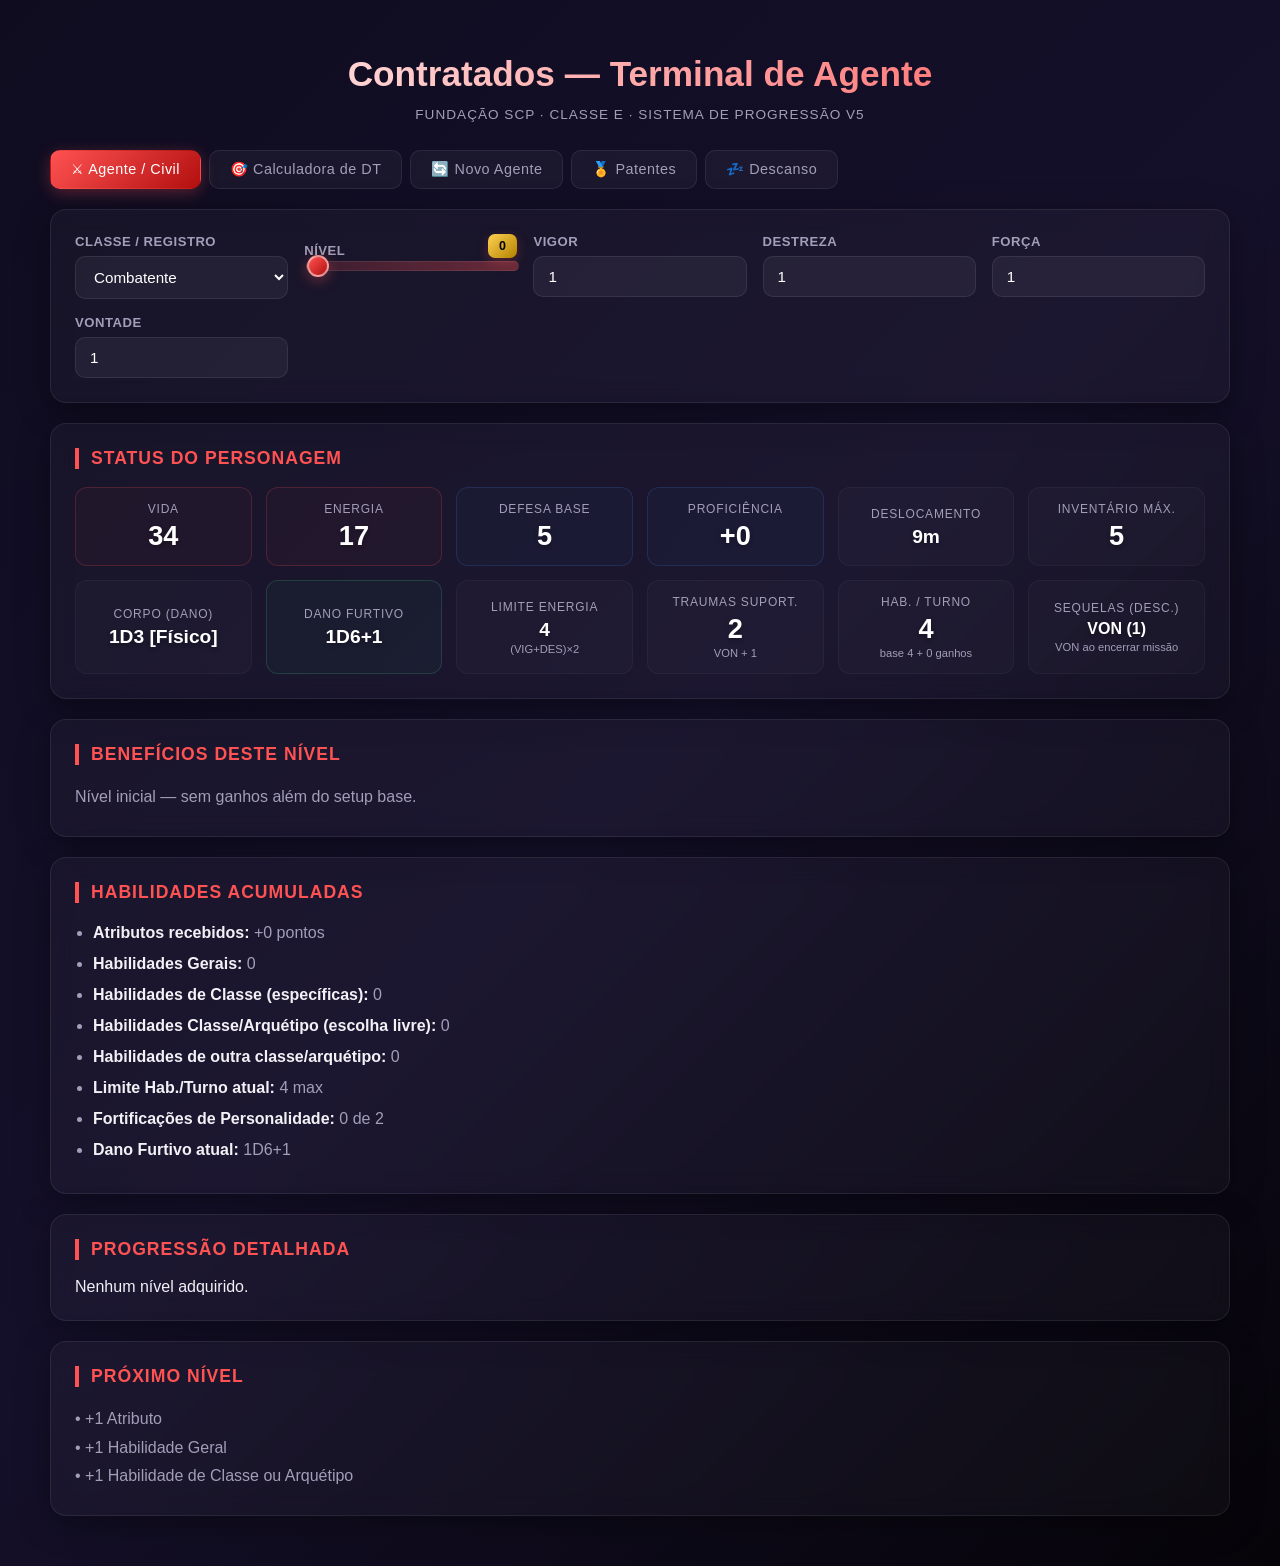
<file: index.html>
<!DOCTYPE html>
<html lang="pt-BR">

<head>
    <meta charset="UTF-8">
    <meta name="viewport" content="width=device-width, initial-scale=1.0">
    <title>Contratados - Terminal de Agente v5</title>
    <link rel="icon" type="image/png" href="favicon.ico">
    <link rel="stylesheet" href="styles.css">
</head>

<body>
    <div class="container">
        <h1>Contratados — Terminal de Agente</h1>
        <p class="subtitle">Fundação SCP · Classe E · Sistema de Progressão v5</p>

        <div class="tabs">
            <div class="tab active" onclick="switchTab('agente')">⚔ Agente / Civil</div>
            <div class="tab" onclick="switchTab('dt')">🎯 Calculadora de DT</div>
            <div class="tab" onclick="switchTab('novo')">🔄 Novo Agente</div>
            <div class="tab" onclick="switchTab('patente')">🏅 Patentes</div>
            <div class="tab" onclick="switchTab('descanso')">💤 Descanso</div>
        </div>

        <!-- ===================== ABA AGENTE ===================== -->
        <div id="tab-agente" class="tab-panel active">

            <div class="card">
                <div class="grid">
                    <div>
                        <label>Classe / Registro</label>
                        <select id="classe" onchange="calc()">
                            <optgroup label="Classes Base">
                                <option>Combatente</option>
                                <option>Especialista</option>
                                <option>Suporte</option>
                            </optgroup>
                            <optgroup label="Subclasses de Experimento">
                                <option>Experimento Bestial</option>
                                <option>Experimento Artificial</option>
                                <option>Experimento Híbrido</option>
                            </optgroup>
                            <optgroup label="Funcionários Não-Agentes">
                                <option>Civil</option>
                            </optgroup>
                        </select>
                    </div>
                    <div>
                        <div class="row-split" style="justify-content:space-between;align-items:flex-end">
                            <label id="label-nivel" style="margin-bottom:0">Nível</label>
                            <span id="nivel-valor" class="badge badge-yellow">0</span>
                        </div>
                        <input id="nivel" type="range" min="0" max="20" step="1" value="0" oninput="calc()">
                    </div>
                    <div>
                        <label>Vigor</label>
                        <input id="vig" type="number" min="-5" max="12" value="1" oninput="calc()">
                    </div>
                    <div>
                        <label>Destreza</label>
                        <input id="des" type="number" min="-5" max="12" value="1" oninput="calc()">
                    </div>
                    <div>
                        <label>Força</label>
                        <input id="for" type="number" min="-5" max="12" value="1" oninput="calc()">
                    </div>
                    <div>
                        <label>Vontade</label>
                        <input id="von" type="number" min="-5" max="12" value="1" oninput="calc()">
                    </div>
                </div>
            </div>

            <div class="card">
                <h2>Status do Personagem</h2>
                <div class="grid-stats">
                    <div class="stat-box highlight">
                        <div class="stat-label">Vida</div>
                        <div id="vida" class="stat"></div>
                    </div>
                    <div class="stat-box highlight">
                        <div class="stat-label">Energia</div>
                        <div id="energia" class="stat"></div>
                    </div>
                    <div class="stat-box blue">
                        <div class="stat-label">Defesa Base</div>
                        <div id="defesa" class="stat"></div>
                    </div>
                    <div class="stat-box blue">
                        <div class="stat-label">Proficiência</div>
                        <div id="prof" class="stat"></div>
                    </div>
                    <div class="stat-box">
                        <div class="stat-label">Deslocamento</div>
                        <div id="deslocamento" class="stat stat-sm"></div>
                    </div>
                    <div class="stat-box">
                        <div class="stat-label">Inventário Máx.</div>
                        <div id="inventario" class="stat"></div>
                    </div>
                    <div class="stat-box">
                        <div class="stat-label">Corpo (Dano)</div>
                        <div id="corpo" class="stat stat-sm"></div>
                    </div>
                    <div class="stat-box green">
                        <div class="stat-label">Dano Furtivo</div>
                        <div id="furtivo" class="stat stat-sm"></div>
                    </div>
                    <div class="stat-box">
                        <div class="stat-label">Limite Energia</div>
                        <div id="limiteenergia" class="stat stat-sm"></div>
                        <div class="stat-sub">(VIG+DES)×2</div>
                    </div>
                    <div class="stat-box">
                        <div class="stat-label">Traumas Suport.</div>
                        <div id="traumas" class="stat"></div>
                        <div class="stat-sub">VON + 1</div>
                    </div>
                    <div class="stat-box">
                        <div class="stat-label">Hab. / Turno</div>
                        <div id="habturno" class="stat"></div>
                        <div id="habturno-sub" class="stat-sub"></div>
                    </div>
                    <div class="stat-box">
                        <div class="stat-label">Sequelas (Desc.)</div>
                        <div id="sequelas" class="stat stat-xs"></div>
                        <div class="stat-sub">VON ao encerrar missão</div>
                    </div>
                </div>
            </div>

            <div class="card">
                <h2 id="titulo-beneficios">Benefícios deste Nível</h2>
                <div id="atual" class="bullet-list"></div>
            </div>

            <div class="card">
                <h2>Habilidades Acumuladas</h2>
                <div id="acumulados"></div>
            </div>

            <div class="card">
                <h2 id="titulo-historico">Progressão Detalhada</h2>
                <div id="historico"></div>
            </div>

            <div class="card">
                <h2 id="titulo-proximo">Próximo Nível</h2>
                <div id="proximo" class="bullet-list"></div>
            </div>

        </div><!-- /tab-agente -->

        <!-- ===================== ABA DT ===================== -->
        <div id="tab-dt" class="tab-panel">

            <div class="card">
                <h2>Calculadora de DT</h2>
                <p style="color:var(--txt2);font-size:.9rem;margin-top:-10px;margin-bottom:18px">Calcula a DT que seus
                    aliados e inimigos precisam superar para resistir às suas ações.</p>

                <div class="grid-2">
                    <div>
                        <div class="card card-blue" style="margin-bottom:0">
                            <h3 style="color:var(--blue);margin-top:0">DT de Habilidade</h3>
                            <p style="color:var(--txt2);font-size:.82rem;margin:0 0 14px">Usada quando a ação vem de uma
                                <strong>habilidade</strong> (ex.: aplicar Sangramento, usar ability que pode ser
                                evitada).</p>
                            <div><label>Nível do personagem</label><input id="dt-hab-nivel" type="number" min="0"
                                    max="20" value="0" oninput="calcDT()"></div>
                            <div style="margin-top:12px"><label>Atributo usado</label><input id="dt-hab-attr"
                                    type="number" min="0" max="12" value="1" oninput="calcDT()"></div>
                            <div class="dt-result" id="dt-hab-result">—</div>
                            <div class="dt-formula">Fórmula: 5 + Nível + (Atributo × 3)</div>
                        </div>
                    </div>
                    <div>
                        <div class="card card-green" style="margin-bottom:0">
                            <h3 style="color:var(--green);margin-top:0">DT de Atributo</h3>
                            <p style="color:var(--txt2);font-size:.82rem;margin:0 0 14px">Usada quando a DT vem de um
                                <strong>atributo direto</strong> do causador (ex.: Sangramento causado pela Força).</p>
                            <div><label>Nível do personagem</label><input id="dt-attr-nivel" type="number" min="0"
                                    max="20" value="0" oninput="calcDT()"></div>
                            <div style="margin-top:12px"><label>Atributo usado</label><input id="dt-attr-attr"
                                    type="number" min="0" max="12" value="1" oninput="calcDT()"></div>
                            <div class="dt-result" id="dt-attr-result"
                                style="color:var(--green);background:rgba(82,255,170,.06);border-color:rgba(82,255,170,.2)">
                                —</div>
                            <div class="dt-formula">Fórmula: 10 + Nível + (Atributo × 2)</div>
                        </div>
                    </div>
                </div>

                <div style="margin-top:20px">
                    <div class="card" style="margin-bottom:0">
                        <h3 style="color:var(--yellow);margin-top:0">Tabela de Referência Rápida (DT Ambas)</h3>
                        <div id="dt-tabela" style="overflow-x:auto;margin-top:10px"></div>
                    </div>
                </div>

            </div>
        </div><!-- /tab-dt -->

        <!-- ===================== ABA NOVO AGENTE ===================== -->
        <div id="tab-novo" class="tab-panel">

            <div class="card">
                <h2>Calculadora — Novo Agente</h2>
                <p style="color:var(--txt2);font-size:.9rem;margin-top:-10px;margin-bottom:18px">Calcula o Nível e
                    Prestígio iniciais de um novo personagem entrando num esquadrão em andamento.</p>

                <div class="grid">
                    <div>
                        <label>Motivo de entrada</label>
                        <select id="novo-motivo" onchange="calcNovoAgente()">
                            <option value="morte">Morte / Entrada do zero</option>
                            <option value="aposent">Aposentadoria</option>
                            <option value="exp_regular">Experimento (subclasse) — novo regular</option>
                            <option value="exp_exp">Experimento (subclasse) — novo Experimento</option>
                            <option value="extinto_regular">Contido/Exterminado → Regular</option>
                            <option value="extinto_exp">Contido/Exterminado → Experimento</option>
                        </select>
                    </div>
                    <div>
                        <label>Média de Nível do grupo <span style="color:var(--txt2);font-weight:400">(excl.
                                saindo)</span></label>
                        <input id="novo-media-nivel" type="number" min="0" max="20" step="0.1" value="5"
                            oninput="calcNovoAgente()">
                    </div>
                    <div>
                        <label>Média de Prestígio do grupo <span style="color:var(--txt2);font-weight:400">(excl.
                                saindo)</span></label>
                        <input id="novo-media-prest" type="number" min="0" value="10" oninput="calcNovoAgente()">
                    </div>
                </div>
                <hr>
                <div class="novo-agente-result" id="novo-resultado">—</div>
            </div>

            <div class="card">
                <h2>Bônus Monetário Inicial</h2>
                <p style="color:var(--txt2);font-size:.9rem;margin-top:-10px;margin-bottom:18px">Calculado com base no
                    Prestígio Inicial e na Patente correspondente.</p>
                <div class="grid-2">
                    <div><label>Prestígio Inicial (calculado acima ou manual)</label><input id="bonus-prest"
                            type="number" min="0" value="0" oninput="calcBonus()"></div>
                    <div style="display:flex;align-items:flex-end">
                        <div class="dt-result" id="bonus-result"
                            style="color:var(--yellow);background:rgba(255,209,82,.05);border-color:rgba(255,209,82,.2);width:100%">
                            $0</div>
                    </div>
                </div>
                <div class="dt-formula" style="text-align:left;margin-top:8px">Fórmula: Prestígio × (500 × Multiplicador
                    de Patente) + Dinheiro Inicial padrão</div>
                <div id="bonus-patente-info" style="margin-top:10px;color:var(--txt2);font-size:.85rem"></div>
            </div>

        </div><!-- /tab-novo -->

        <!-- ===================== ABA PATENTE ===================== -->
        <div id="tab-patente" class="tab-panel">

            <div class="card">
                <h2>Tabela de Patentes</h2>
                <div><label>Prestígio atual</label><input id="prest-input" type="number" min="0" value="0"
                        oninput="calcPatente()"></div>
                <hr>
                <div id="patente-resultado"></div>
            </div>

            <div class="card">
                <h2>Referência Completa de Patentes</h2>
                <div id="patente-tabela-full"></div>
            </div>

        </div><!-- /tab-patente -->

        <!-- ===================== ABA DESCANSO ===================== -->
        <div id="tab-descanso" class="tab-panel">

            <div class="card">
                <h2>Calculadora de Descanso</h2>

                <div class="grid">
                    <div>
                        <label>Tipo de Descanso</label>
                        <select id="desc-tipo" onchange="calcDescanso()">
                            <option value="curto">Curto (~15 min) — 1D4</option>
                            <option value="medio">Médio (2–4h) — 1D6</option>
                            <option value="longo">Longo (6–8h) — 1D8 · Uma vez por dia</option>
                        </select>
                    </div>
                    <div>
                        <label>Qualidade do Ambiente</label>
                        <select id="desc-qualidade" onchange="calcDescanso()">
                            <option value="insalubre">Insalubre (−1 tipo de dado)</option>
                            <option value="adequado" selected>Adequado (padrão)</option>
                            <option value="confortavel">Confortável (+1 tipo de dado)</option>
                        </select>
                    </div>
                    <div>
                        <label>Vigor (para Vida)</label>
                        <input id="desc-vig" type="number" min="0" max="12" value="1" oninput="calcDescanso()">
                    </div>
                    <div>
                        <label>Destreza (para Energia)</label>
                        <input id="desc-des" type="number" min="0" max="12" value="1" oninput="calcDescanso()">
                    </div>
                    <div>
                        <label>Nível</label>
                        <input id="desc-nivel" type="number" min="0" max="20" value="0" oninput="calcDescanso()">
                    </div>
                    <div>
                        <label>Refeição consumida?</label>
                        <select id="desc-refeicao" onchange="calcDescanso()">
                            <option value="nao">Não</option>
                            <option value="sim">Sim (+1 tipo de dado)</option>
                        </select>
                    </div>
                    <div>
                        <label>Foi interrompido?</label>
                        <select id="desc-interrupcao" onchange="calcDescanso()">
                            <option value="nao">Não</option>
                            <option value="sim">Sim (÷2 no resultado)</option>
                        </select>
                    </div>
                </div>

                <hr>
                <div class="grid-2">
                    <div>
                        <div class="stat-label" style="margin-bottom:8px">Recuperação de Vida</div>
                        <div class="descanso-result" id="desc-vida-result">—</div>
                        <div class="dt-formula" id="desc-vida-formula">—</div>
                    </div>
                    <div>
                        <div class="stat-label" style="margin-bottom:8px">Recuperação de Energia</div>
                        <div class="descanso-result" id="desc-energia-result"
                            style="color:var(--blue);background:rgba(82,153,255,.05);border-color:rgba(82,153,255,.15)">
                            —</div>
                        <div class="dt-formula" id="desc-energia-formula">—</div>
                    </div>
                </div>

                <div class="info-box" style="margin-top:16px" id="desc-notas"></div>

            </div>

        </div><!-- /tab-descanso -->

    </div><!-- /container -->

    <script src="script.js"></script>

    <script>
        
    </script>
</body>

</html>
</file>
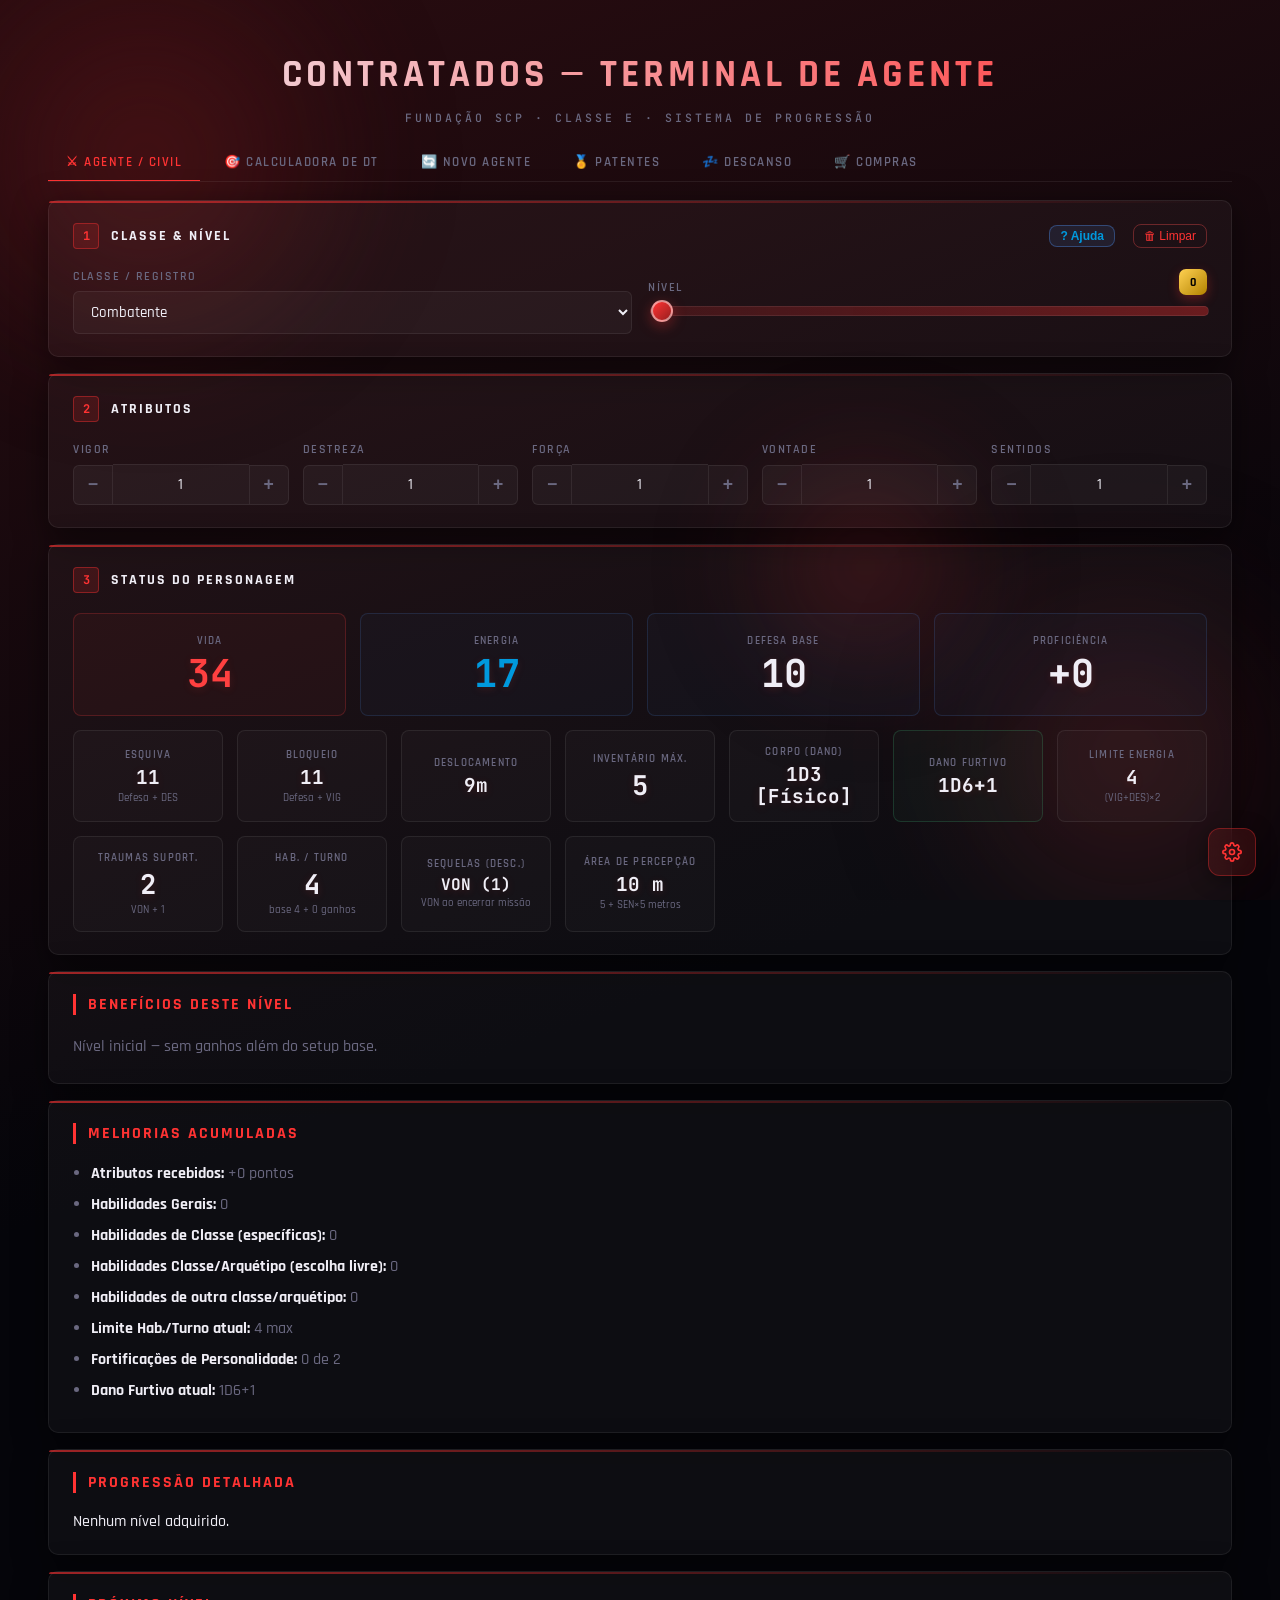
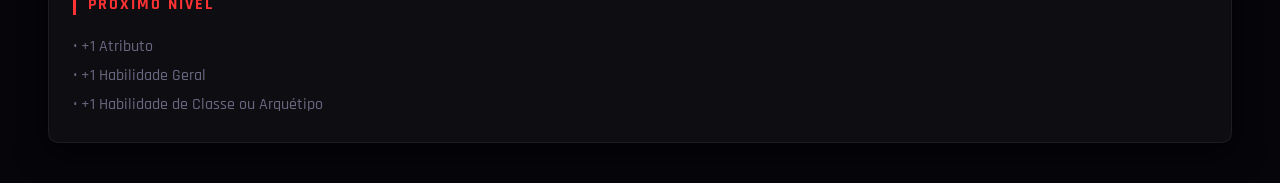
<file: src/index.html>
<!DOCTYPE html>
<html lang="pt-BR">

<head>
    <meta charset="UTF-8">
    <meta name="viewport" content="width=device-width, initial-scale=1.0">
    <title>Contratados - Terminal de Agente</title>
    <link rel="icon" type="image/png" href="../favicon.ico">
    <link rel="preconnect" href="https://fonts.googleapis.com">
    <link rel="preconnect" href="https://fonts.gstatic.com" crossorigin>
    <link href="https://fonts.googleapis.com/css2?family=Rajdhani:wght@400;500;600;700&family=JetBrains+Mono:wght@400;700&display=swap" rel="stylesheet">
    <link rel="stylesheet" href="styles.css">
    <script>
    (function(){
        var s = JSON.parse(localStorage.getItem('ct-theme-v2')||'null')||{accent:'vermelho',base:'preto',glass:true,liquid:true};
        var AH={vermelho:'#ff3333',azul:'#0099dd',verde:'#00e87a',roxo:'#c084fc',rosa:'#d61586',laranja:'#ff8c00',amarelo:'#ffd166',ciano:'#00e5ff',branco:'#ffffff'};
        var AR={vermelho:'255,51,51',azul:'0,153,221',verde:'0,232,122',roxo:'192,132,252',rosa:'214, 21, 134',laranja:'255,140,0',amarelo:'255,209,102',ciano:'0,229,255',branco:'255,255,255'};
        var BB={preto:'#05050a',cinza:'#0c0e18',ardosia:'#141a2e',branco:'#f0f2f8'};
        var r=document.documentElement;
        r.style.setProperty('--accent',AH[s.accent]||'#ff3333');
        r.style.setProperty('--accent-rgb',AR[s.accent]||'255,51,51');
        r.style.setProperty('--bg-solid',BB[s.base]||'#05050a');
        if(!s.glass)r.classList.add('no-glass');
        if(s.liquid===false)r.classList.add('no-liquid');
        r.setAttribute('data-base',s.base||'preto');
    })();
    </script>
</head>

<body>
    <!-- Fundo líquido animado -->
    <div class="liquid-bg" id="liquid-bg">
        <div class="liquid-blob liqd-1"></div>
        <div class="liquid-blob liqd-2"></div>
        <div class="liquid-blob liqd-3"></div>
    </div>

    <div class="container">
        <h1><span id="easter-egg-title">Contratados</span> — Terminal de Agente</h1>
        <p class="subtitle">Fundação SCP · Classe E · Sistema de Progressão</p>

        <!-- theme-picker legado (oculto) -->
        <div id="theme-picker" style="display:none"></div>

        <div class="tabs" id="tabs-desktop">
            <div class="tab active" data-tab="agente" onclick="switchTab('agente')">⚔ Agente / Civil</div>
            <div class="tab" data-tab="dt" onclick="switchTab('dt')">🎯 Calculadora de DT</div>
            <div class="tab" data-tab="novo" onclick="switchTab('novo')">🔄 Novo Agente</div>
            <div class="tab" data-tab="patente" onclick="switchTab('patente')">🏅 Patentes</div>
            <div class="tab" data-tab="descanso" onclick="switchTab('descanso')">💤 Descanso</div>
            <div class="tab" data-tab="compras" onclick="switchTab('compras')">🛒 Compras</div>
        </div>

        <!-- ===================== ABA AGENTE ===================== -->
        <div id="tab-agente" class="tab-panel active">

            <!-- Passo 1: Classe & Nível -->
            <div class="card step-card">
                <div class="step-header">
                    <span class="step-num">1</span>
                    <span class="step-title">Classe &amp; Nível</span>
                    <button class="help-btn" onclick="openHelp('agente')">? Ajuda</button>
                    <button class="clear-tab-btn" onclick="clearTab('agente')" title="Restaurar padrões">🗑 Limpar</button>
                </div>
                <div class="grid grid-2col">
                    <div>
                        <label>Classe / Registro</label>
                        <select id="classe" onchange="calc()">
                            <optgroup label="Classes Base">
                                <option>Combatente</option>
                                <option>Especialista</option>
                                <option>Suporte</option>
                            </optgroup>
                            <optgroup label="Subclasses de Experimento">
                                <option>Experimento Bestial</option>
                                <option>Experimento Artificial</option>
                                <option>Experimento Híbrido</option>
                            </optgroup>
                            <optgroup label="Funcionários Não-Agentes">
                                <option>Civil</option>
                            </optgroup>
                        </select>
                    </div>
                    <div>
                        <div class="row-split" style="justify-content:space-between;align-items:flex-end;margin-bottom:7px">
                            <label id="label-nivel" style="margin-bottom:0">Nível</label>
                            <span id="nivel-valor" class="badge badge-yellow">0</span>
                        </div>
                        <input id="nivel" type="range" min="0" max="20" step="1" value="0" oninput="calc()">
                    </div>
                </div>
            </div>

            <!-- Passo 2: Atributos -->
            <div class="card step-card">
                <div class="step-header">
                    <span class="step-num">2</span>
                    <span class="step-title">Atributos</span>
                </div>
                <div class="grid grid-attrs">
                    <div>
                        <label>Vigor</label>
                        <div class="stepper">
                            <button type="button" class="step-btn" onclick="stepInput('vig',-1)">−</button>
                            <input id="vig" type="number" min="-5" max="12" value="1" oninput="calc()">
                            <button type="button" class="step-btn" onclick="stepInput('vig',1)">+</button>
                        </div>
                    </div>
                    <div>
                        <label>Destreza</label>
                        <div class="stepper">
                            <button type="button" class="step-btn" onclick="stepInput('des',-1)">−</button>
                            <input id="des" type="number" min="-5" max="12" value="1" oninput="calc()">
                            <button type="button" class="step-btn" onclick="stepInput('des',1)">+</button>
                        </div>
                    </div>
                    <div>
                        <label>Força</label>
                        <div class="stepper">
                            <button type="button" class="step-btn" onclick="stepInput('for',-1)">−</button>
                            <input id="for" type="number" min="-5" max="12" value="1" oninput="calc()">
                            <button type="button" class="step-btn" onclick="stepInput('for',1)">+</button>
                        </div>
                    </div>
                    <div>
                        <label>Vontade</label>
                        <div class="stepper">
                            <button type="button" class="step-btn" onclick="stepInput('von',-1)">−</button>
                            <input id="von" type="number" min="-5" max="12" value="1" oninput="calc()">
                            <button type="button" class="step-btn" onclick="stepInput('von',1)">+</button>
                        </div>
                    </div>
                    <div>
                        <label>Sentidos</label>
                        <div class="stepper">
                            <button type="button" class="step-btn" onclick="stepInput('sen',-1)">−</button>
                            <input id="sen" type="number" min="-5" max="12" value="1" oninput="calc()">
                            <button type="button" class="step-btn" onclick="stepInput('sen',1)">+</button>
                        </div>
                    </div>
                </div>
            </div>

            <!-- Passo 3: Resultados -->
            <div class="card step-card">
                <div class="step-header">
                    <span class="step-num">3</span>
                    <span class="step-title">Status do Personagem</span>
                </div>

                <!-- Stats primários em destaque -->
                <div class="grid-stats-hero">
                    <div class="stat-box red stat-hero">
                        <div class="stat-label">Vida</div>
                        <div id="vida" class="stat" style="color:var(--health)"></div>
                    </div>
                    <div class="stat-box blue stat-hero">
                        <div class="stat-label">Energia</div>
                        <div id="energia" class="stat" style="color:var(--blue)"></div>
                    </div>
                    <div class="stat-box blue stat-hero">
                        <div class="stat-label">Defesa Base</div>
                        <div id="defesa" class="stat"></div>
                    </div>
                    <div class="stat-box blue stat-hero">
                        <div class="stat-label">Proficiência</div>
                        <div id="prof" class="stat"></div>
                    </div>
                </div>

                <!-- Stats secundários -->
                <div class="grid-stats" style="margin-top:14px">
                    <div class="stat-box">
                        <div class="stat-label">Esquiva</div>
                        <div id="esquiva" class="stat stat-sm"></div>
                        <div class="stat-sub">Defesa + DES</div>
                    </div>
                    <div class="stat-box">
                        <div class="stat-label">Bloqueio</div>
                        <div id="bloqueio" class="stat stat-sm"></div>
                        <div class="stat-sub">Defesa + VIG</div>
                    </div>
                    <div class="stat-box">
                        <div class="stat-label">Deslocamento</div>
                        <div id="deslocamento" class="stat stat-sm"></div>
                    </div>
                    <div class="stat-box">
                        <div class="stat-label">Inventário Máx.</div>
                        <div id="inventario" class="stat"></div>
                    </div>
                    <div class="stat-box">
                        <div class="stat-label">Corpo (Dano)</div>
                        <div id="corpo" class="stat stat-sm"></div>
                    </div>
                    <div class="stat-box green">
                        <div class="stat-label">Dano Furtivo</div>
                        <div id="furtivo" class="stat stat-sm"></div>
                    </div>
                    <div class="stat-box">
                        <div class="stat-label">Limite Energia</div>
                        <div id="limiteenergia" class="stat stat-sm"></div>
                        <div class="stat-sub">(VIG+DES)×2</div>
                    </div>
                    <div class="stat-box">
                        <div class="stat-label">Traumas Suport.</div>
                        <div id="traumas" class="stat"></div>
                        <div class="stat-sub">VON + 1</div>
                    </div>
                    <div class="stat-box">
                        <div class="stat-label">Hab. / Turno</div>
                        <div id="habturno" class="stat"></div>
                        <div id="habturno-sub" class="stat-sub"></div>
                    </div>
                    <div class="stat-box">
                        <div class="stat-label">Sequelas (Desc.)</div>
                        <div id="sequelas" class="stat stat-xs"></div>
                        <div class="stat-sub">VON ao encerrar missão</div>
                    </div>
                    <div class="stat-box">
                        <div class="stat-label">Área de Percepção</div>
                        <div id="percepcao" class="stat stat-sm"></div>
                        <div class="stat-sub">5 + SEN×5 metros</div>
                    </div>
                </div>
            </div>

            <div class="card">
                <h2 id="titulo-beneficios">Benefícios deste Nível</h2>
                <div id="atual" class="bullet-list"></div>
            </div>

            <div class="card">
                <h2>Melhorias Acumuladas</h2>
                <div id="acumulados"></div>
            </div>

            <div class="card">
                <h2 id="titulo-historico">Progressão Detalhada</h2>
                <div id="historico"></div>
            </div>

            <div class="card">
                <h2 id="titulo-proximo">Próximo Nível</h2>
                <div id="proximo" class="bullet-list"></div>
            </div>

        </div><!-- /tab-agente -->

        <!-- ===================== ABA DT ===================== -->
        <div id="tab-dt" class="tab-panel">

            <div class="card step-card">
                <div class="step-header">
                    <span class="step-num">1</span>
                    <span class="step-title">Calculadora de DT</span>
                    <button class="help-btn" onclick="openHelp('dt')">? Ajuda</button>
                    <button class="clear-tab-btn" onclick="clearTab('dt')" title="Restaurar padrões">🗑 Limpar</button>
                </div>
                <p style="color:var(--txt2);font-size:.9rem;margin:0 0 18px">Calcula a DT que seus aliados e inimigos precisam superar para resistir às suas ações.</p>
                <div class="grid grid-2col">
                    <div>
                        <label>Nível do personagem</label>
                        <div class="stepper">
                            <button type="button" class="step-btn" onclick="stepInput('dt-attr-nivel',-1)">−</button>
                            <input id="dt-attr-nivel" type="number" min="0" max="20" value="0" oninput="calcDT()">
                            <button type="button" class="step-btn" onclick="stepInput('dt-attr-nivel',1)">+</button>
                        </div>
                    </div>
                    <div>
                        <label>Atributo usado</label>
                        <div class="stepper">
                            <button type="button" class="step-btn" onclick="stepInput('dt-attr-attr',-1)">−</button>
                            <input id="dt-attr-attr" type="number" min="0" max="12" value="1" oninput="calcDT()">
                            <button type="button" class="step-btn" onclick="stepInput('dt-attr-attr',1)">+</button>
                        </div>
                    </div>
                </div>
                <div class="dt-result" id="dt-attr-result"
                    style="color:var(--green);background:rgba(82,255,170,.06);border-color:rgba(82,255,170,.2);margin-top:14px">
                    —</div>
                <div class="dt-formula">Fórmula: 10 + Nível + (Atributo × 2)</div>
            </div>

            <div class="card step-card">
                <div class="step-header">
                    <span class="step-num">2</span>
                    <span class="step-title">Tabela de Referência Rápida</span>
                </div>
                <div id="dt-tabela" style="overflow-x:auto;margin-top:10px"></div>
            </div>

        </div><!-- /tab-dt -->

        <!-- ===================== ABA NOVO AGENTE ===================== -->
        <div id="tab-novo" class="tab-panel">

            <div class="card step-card">
                <div class="step-header">
                    <span class="step-num">1</span>
                    <span class="step-title">Configuração</span>
                    <button class="help-btn" onclick="openHelp('novo')">? Ajuda</button>
                    <button class="clear-tab-btn" onclick="clearTab('novo')" title="Restaurar padrões">🗑 Limpar</button>
                </div>
                <div class="grid grid-2col">
                    <div>
                        <label>Motivo de entrada</label>
                        <select id="novo-motivo" onchange="calcNovoAgente()">
                            <option value="morte">Morte / Entrada do zero</option>
                            <option value="aposent">Aposentadoria</option>
                            <option value="exp_regular">Experimento (subclasse) — novo regular</option>
                            <option value="exp_exp">Experimento (subclasse) — novo Experimento</option>
                            <option value="extinto_regular">Contido/Exterminado → Regular</option>
                            <option value="extinto_exp">Contido/Exterminado → Experimento</option>
                        </select>
                    </div>
                    <div>
                        <label>Média de Nível do grupo <span style="color:var(--txt2);font-weight:400">(excl. saindo)</span></label>
                        <div class="stepper">
                            <button type="button" class="step-btn" onclick="stepInput('novo-media-nivel',-1)">−</button>
                            <input id="novo-media-nivel" type="number" min="0" max="20" step="0.1" value="5" oninput="calcNovoAgente()">
                            <button type="button" class="step-btn" onclick="stepInput('novo-media-nivel',1)">+</button>
                        </div>
                    </div>
                    <div>
                        <label>Média de Prestígio do grupo <span style="color:var(--txt2);font-weight:400">(excl. saindo)</span></label>
                        <div class="stepper">
                            <button type="button" class="step-btn" onclick="stepInput('novo-media-prest',-1)">−</button>
                            <input id="novo-media-prest" type="number" min="0" value="10" oninput="calcNovoAgente()">
                            <button type="button" class="step-btn" onclick="stepInput('novo-media-prest',1)">+</button>
                        </div>
                    </div>
                </div>
            </div>

            <div class="card step-card">
                <div class="step-header">
                    <span class="step-num">2</span>
                    <span class="step-title">Resultado</span>
                </div>
                <div class="novo-agente-result" id="novo-resultado">—</div>
            </div>

            <div class="card step-card">
                <div class="step-header">
                    <span class="step-num">3</span>
                    <span class="step-title">Bônus Monetário Inicial</span>
                </div>
                <div class="grid grid-2col">
                    <div>
                        <label>Prestígio Inicial (calculado acima ou manual)</label>
                        <div class="stepper">
                            <button type="button" class="step-btn" onclick="stepInput('bonus-prest',-1)">−</button>
                            <input id="bonus-prest" type="number" min="0" value="0" oninput="calcBonus()">
                            <button type="button" class="step-btn" onclick="stepInput('bonus-prest',1)">+</button>
                        </div>
                    </div>
                    <div style="display:flex;align-items:flex-end">
                        <div class="dt-result" id="bonus-result"
                            style="color:var(--yellow);background:rgba(255,209,82,.05);border-color:rgba(255,209,82,.2);width:100%">
                            $0</div>
                    </div>
                </div>
                <div class="dt-formula" style="text-align:left;margin-top:8px">Fórmula: Prestígio × (500 × Multiplicador de Patente) + Dinheiro Inicial padrão</div>
                <div id="bonus-patente-info" style="margin-top:10px;color:var(--txt2);font-size:.85rem"></div>
            </div>

        </div><!-- /tab-novo -->

        <!-- ===================== ABA PATENTE ===================== -->
        <div id="tab-patente" class="tab-panel">

            <div class="card step-card">
                <div class="step-header">
                    <span class="step-num">1</span>
                    <span class="step-title">Consulta por Prestígio</span>
                    <button class="help-btn" onclick="openHelp('patente')">? Ajuda</button>
                    <button class="clear-tab-btn" onclick="clearTab('patente')" title="Restaurar padrões">🗑 Limpar</button>
                </div>
                <div>
                    <label>Prestígio atual</label>
                    <div class="stepper">
                        <button type="button" class="step-btn" onclick="stepInput('prest-input',-1)">−</button>
                        <input id="prest-input" type="number" min="0" value="0" oninput="calcPatente()">
                        <button type="button" class="step-btn" onclick="stepInput('prest-input',1)">+</button>
                    </div>
                </div>
                <div id="patente-resultado" style="margin-top:14px"></div>
            </div>

            <div class="card step-card">
                <div class="step-header">
                    <span class="step-num">2</span>
                    <span class="step-title">Referência Completa de Patentes</span>
                </div>
                <div id="patente-tabela-full"></div>
            </div>

        </div><!-- /tab-patente -->

        <!-- ===================== ABA DESCANSO ===================== -->
        <div id="tab-descanso" class="tab-panel">

            <div class="card step-card">
                <div class="step-header">
                    <span class="step-num">1</span>
                    <span class="step-title">Configuração do Descanso</span>
                    <button class="help-btn" onclick="openHelp('descanso')">? Ajuda</button>
                    <button class="clear-tab-btn" onclick="clearTab('descanso')" title="Restaurar padrões">🗑 Limpar</button>
                </div>
                <div class="grid grid-2col">
                    <div>
                        <label>Tipo de Descanso</label>
                        <select id="desc-tipo" onchange="calcDescanso()">
                            <option value="curto">Curto (~15 min) — 1D4</option>
                            <option value="medio">Médio (2–4h) — 1D6</option>
                            <option value="longo">Longo (6–8h) — 1D8 · Uma vez por dia</option>
                        </select>
                    </div>
                    <div>
                        <label>Qualidade do Ambiente</label>
                        <select id="desc-qualidade" onchange="calcDescanso()">
                            <option value="insalubre">Insalubre (−1 tipo de dado)</option>
                            <option value="adequado" selected>Adequado (padrão)</option>
                            <option value="confortavel">Confortável (+1 tipo de dado)</option>
                        </select>
                    </div>
                    <div>
                        <label>Vigor (para Vida)</label>
                        <div class="stepper">
                            <button type="button" class="step-btn" onclick="stepInput('desc-vig',-1)">−</button>
                            <input id="desc-vig" type="number" min="0" max="12" value="1" oninput="calcDescanso()">
                            <button type="button" class="step-btn" onclick="stepInput('desc-vig',1)">+</button>
                        </div>
                    </div>
                    <div>
                        <label>Destreza (para Energia)</label>
                        <div class="stepper">
                            <button type="button" class="step-btn" onclick="stepInput('desc-des',-1)">−</button>
                            <input id="desc-des" type="number" min="0" max="12" value="1" oninput="calcDescanso()">
                            <button type="button" class="step-btn" onclick="stepInput('desc-des',1)">+</button>
                        </div>
                    </div>
                    <div>
                        <label>Nível</label>
                        <div class="stepper">
                            <button type="button" class="step-btn" onclick="stepInput('desc-nivel',-1)">−</button>
                            <input id="desc-nivel" type="number" min="0" max="20" value="0" oninput="calcDescanso()">
                            <button type="button" class="step-btn" onclick="stepInput('desc-nivel',1)">+</button>
                        </div>
                    </div>
                    <div>
                        <label>Refeição consumida?</label>
                        <select id="desc-refeicao" onchange="calcDescanso()">
                            <option value="nao">Não</option>
                            <option value="sim">Sim (+1 tipo de dado)</option>
                        </select>
                    </div>
                    <div>
                        <label>Foi interrompido?</label>
                        <select id="desc-interrupcao" onchange="calcDescanso()">
                            <option value="nao">Não</option>
                            <option value="sim">Sim (÷2 no resultado)</option>
                        </select>
                    </div>
                </div>
            </div>

            <div class="card step-card">
                <div class="step-header">
                    <span class="step-num">2</span>
                    <span class="step-title">Resultado</span>
                </div>
                <div class="grid grid-2col">
                    <div>
                        <div class="stat-label" style="margin-bottom:8px">Recuperação de Vida</div>
                        <div class="descanso-result" id="desc-vida-result"
                            style="color:var(--health);background:rgba(var(--health-rgb),.05);border-color:rgba(var(--health-rgb),.15)">
                            —</div>
                        <div class="dt-formula" id="desc-vida-formula">—</div>
                    </div>
                    <div>
                        <div class="stat-label" style="margin-bottom:8px">Recuperação de Energia</div>
                        <div class="descanso-result" id="desc-energia-result"
                            style="color:var(--blue);background:rgba(82,153,255,.05);border-color:rgba(82,153,255,.15)">
                            —</div>
                        <div class="dt-formula" id="desc-energia-formula">—</div>
                    </div>
                </div>
                <div class="info-box" style="margin-top:16px" id="desc-notas"></div>
            </div>

            <div class="card step-card">
                <div class="step-header">
                    <span class="step-num">3</span>
                    <span class="step-title">Rolar Dados</span>
                </div>
                <div class="grid grid-2col" style="margin-bottom:16px">
                    <div>
                        <label>Dados Extras de Vida <span style="opacity:.6;font-size:.8em">(ex: 2d6, 1d8)</span></label>
                        <input id="desc-extra-vida" type="text" placeholder="0" oninput="rollDescansoIfVisible()">
                    </div>
                    <div>
                        <label>Dados Extras de Energia <span style="opacity:.6;font-size:.8em">(ex: 2d6, 1d8)</span></label>
                        <input id="desc-extra-energia" type="text" placeholder="0" oninput="rollDescansoIfVisible()">
                    </div>
                </div>
                <div style="margin-bottom:16px">
                    <button class="btn-roll" id="desc-roll-btn" onclick="rollDescanso()">
                        <span class="dice-icon">🎲</span> Rolar
                    </button>
                </div>
                <div class="grid grid-2col" id="desc-roll-container" style="display:none">
                    <div>
                        <div class="stat-label" style="margin-bottom:8px">Vida Recuperada</div>
                        <div class="descanso-result" id="desc-roll-vida"
                            style="color:var(--health);background:rgba(var(--health-rgb),.05);border-color:rgba(var(--health-rgb),.15);font-size:2rem">—</div>
                        <div class="dt-formula" id="desc-roll-vida-breakdown">—</div>
                    </div>
                    <div>
                        <div class="stat-label" style="margin-bottom:8px">Energia Recuperada</div>
                        <div class="descanso-result" id="desc-roll-energia"
                            style="color:var(--blue);background:rgba(82,153,255,.05);border-color:rgba(82,153,255,.15);font-size:2rem">—</div>
                        <div class="dt-formula" id="desc-roll-energia-breakdown">—</div>
                    </div>
                </div>
            </div>

        </div><!-- /tab-descanso -->

        <!-- ===================== ABA COMPRAS ===================== -->
        <div id="tab-compras" class="tab-panel">

            <!-- Passo 1: Configuração -->
            <div class="card step-card">
                <div class="step-header">
                    <span class="step-num">1</span>
                    <span class="step-title">Configuração do Agente</span>
                    <button class="help-btn" onclick="openHelp('compras')">? Ajuda</button>
                    <button class="clear-tab-btn" onclick="clearTab('compras')" title="Limpar carrinho e restaurar padrões">🗑 Limpar</button>
                </div>
                <div class="grid grid-2col">
                    <div>
                        <label>Dinheiro Disponível ($)</label>
                        <div class="stepper">
                            <button type="button" class="step-btn" onclick="stepInputFloat('cmp-dinheiro',-100)">−</button>
                            <input id="cmp-dinheiro" type="number" min="0" step="100" value="1000" oninput="calcCompras()">
                            <button type="button" class="step-btn" onclick="stepInputFloat('cmp-dinheiro',100)">+</button>
                        </div>
                    </div>
                    <div>
                        <label>Prestígio Atual</label>
                        <div class="stepper">
                            <button type="button" class="step-btn" onclick="stepInput('cmp-prestigio',-1)">−</button>
                            <input id="cmp-prestigio" type="number" min="0" value="0" oninput="calcCompras()">
                            <button type="button" class="step-btn" onclick="stepInput('cmp-prestigio',1)">+</button>
                        </div>
                    </div>
                    <div>
                        <label>Inventário Máximo (slots)</label>
                        <div class="stepper">
                            <button type="button" class="step-btn" onclick="stepInputFloat('cmp-inventario',-1)">−</button>
                            <input id="cmp-inventario" type="number" min="0" step="0.5" value="5" oninput="calcCompras()">
                            <button type="button" class="step-btn" onclick="stepInputFloat('cmp-inventario',1)">+</button>
                        </div>
                    </div>
                    <div>
                        <label>Vontade (limite de Amplificadores)</label>
                        <div class="stepper">
                            <button type="button" class="step-btn" onclick="stepInput('cmp-vontade',-1)">−</button>
                            <input id="cmp-vontade" type="number" min="0" max="12" value="1" oninput="calcCompras()">
                            <button type="button" class="step-btn" onclick="stepInput('cmp-vontade',1)">+</button>
                        </div>
                    </div>
                </div>
            </div>

            <!-- Resumo de limites e gastos -->
            <div class="card" id="cmp-summary-card">
                <div class="cmp-summary-grid">
                    <div class="cmp-summary-item">
                        <div class="cmp-summary-label">Patente</div>
                        <div class="cmp-summary-val" id="cmp-s-patente">—</div>
                    </div>
                    <div class="cmp-summary-item">
                        <div class="cmp-summary-label">Dinheiro Restante</div>
                        <div class="cmp-summary-val cmp-money" id="cmp-s-dinheiro">$0</div>
                    </div>
                    <div class="cmp-summary-item">
                        <div class="cmp-summary-label">Gasto Total</div>
                        <div class="cmp-summary-val" id="cmp-s-gasto" style="color:var(--accent)">$0</div>
                    </div>
                    <div class="cmp-summary-item">
                        <div class="cmp-summary-label">Inventário Usado</div>
                        <div class="cmp-summary-val" id="cmp-s-inv">0 / 0</div>
                    </div>
                    <div class="cmp-summary-item">
                        <div class="cmp-summary-label">Amplificadores</div>
                        <div class="cmp-summary-val" id="cmp-s-amps">0 / 0</div>
                    </div>
                    <div class="cmp-summary-item">
                        <div class="cmp-summary-label">Mods por Item</div>
                        <div class="cmp-summary-val" id="cmp-s-modlimit">—</div>
                    </div>
                    <div class="cmp-summary-item">
                        <div class="cmp-summary-label">Penalidade Amps</div>
                        <div class="cmp-summary-val" id="cmp-s-vontade-pen">—</div>
                    </div>
                </div>
            </div>

            <!-- Passo 2: Catálogo -->
            <div class="card step-card">
                <div class="step-header">
                    <span class="step-num">2</span>
                    <span class="step-title">Catálogo de Equipamentos</span>
                </div>
                <input
                    id="cmp-search"
                    type="search"
                    placeholder="Pesquisar item..."
                    oninput="setCmpSearch(this.value)"
                    autocomplete="off"
                />
                <div class="cmp-cat-tabs" id="cmp-cat-tabs"></div>
                <div id="cmp-catalog"></div>
            </div>

            <!-- Passo 3: Carrinho -->
            <div class="card step-card">
                <div class="step-header">
                    <span class="step-num">3</span>
                    <span class="step-title">Carrinho</span>
                    <button class="clear-tab-btn" onclick="limparCarrinho()" title="Esvaziar carrinho">🗑 Esvaziar carrinho</button>
                    <div class="cmp-share-group">
                        <button class="cmp-import-btn" onclick="abrirModalImportar()" title="Importar lista de outro jogador">📂 Importar</button>
                        <button class="cmp-share-btn" onclick="abrirModalExportarCodigo()" title="Gerar código para compartilhar">🔗 Compartilhar</button>
                        <div class="cmp-export-wrapper" id="cmp-export-wrapper">
                            <button class="cmp-export-btn" onclick="toggleExportMenu(event)">📄 .txt ▾</button>
                            <div class="cmp-export-menu" id="cmp-export-menu">
                                <button onclick="exportarCarrinho('completa')">Completa</button>
                                <button onclick="exportarCarrinho('custos')">Custos</button>
                                <button onclick="exportarCarrinho('pesos')">Pesos</button>
                            </div>
                        </div>
                    </div>
                </div>
                <div id="cmp-cart-empty" style="color:var(--txt2);text-align:center;padding:20px 0">Nenhum item adicionado ainda.</div>
                <div id="cmp-cart"></div>
            </div>

        </div><!-- /tab-compras -->

    </div><!-- /container -->

    <!-- ===================== MODAL EXPORTAR CÓDIGO ===================== -->
    <div class="cmp-modal-overlay hidden" id="cmp-modal-export-code">
        <div class="cmp-modal-card">
            <h3>Código da lista de compras</h3>
            <textarea id="cmp-export-code-text" readonly onclick="this.select()"></textarea>
            <div class="cmp-modal-actions">
                <button class="cmp-modal-btn-secondary" onclick="fecharModalExportarCodigo()">Fechar</button>
                <button class="cmp-modal-btn-primary" onclick="copiarCodigoCarrinho()">Copiar</button>
            </div>
        </div>
    </div>

    <!-- ===================== MODAL IMPORTAR ===================== -->
    <div class="cmp-modal-overlay hidden" id="cmp-modal-import">
        <div class="cmp-modal-card">
            <h3>Importar lista de compras</h3>
            <p class="cmp-modal-warn">⚠ Isso substituirá sua lista atual.</p>
            <textarea id="cmp-import-text" placeholder="Cole o código aqui..."></textarea>
            <div class="cmp-modal-actions">
                <button class="cmp-modal-btn-secondary" onclick="fecharModalImportar()">Cancelar</button>
                <button class="cmp-modal-btn-primary" onclick="importarCarrinho()">Importar</button>
            </div>
        </div>
    </div>

    <!-- ===================== MODAL DE AJUDA ===================== -->
    <div class="help-overlay" id="help-overlay" onclick="closeHelpOnOverlay(event)">
        <div class="help-modal" role="dialog" aria-modal="true" aria-labelledby="help-modal-title">
            <div class="help-modal-header">
                <span class="help-modal-title" id="help-modal-title">Ajuda</span>
                <button class="help-modal-close" onclick="closeHelp()" aria-label="Fechar ajuda">✕</button>
            </div>
            <div class="help-modal-body" id="help-modal-body"></div>
        </div>
    </div>

    <!-- Bottom nav — visível apenas no mobile -->
    <nav class="bottom-nav" id="bottom-nav">
        <button class="bnav-item active" data-tab="agente" onclick="switchTab('agente')">
            <span class="bnav-icon">⚔</span>
            <span class="bnav-label">Agente</span>
        </button>
        <button class="bnav-item" data-tab="dt" onclick="switchTab('dt')">
            <span class="bnav-icon">🎯</span>
            <span class="bnav-label">DT</span>
        </button>
        <button class="bnav-item" data-tab="novo" onclick="switchTab('novo')">
            <span class="bnav-icon">🔄</span>
            <span class="bnav-label">Novo</span>
        </button>
        <button class="bnav-item" data-tab="patente" onclick="switchTab('patente')">
            <span class="bnav-icon">🏅</span>
            <span class="bnav-label">Patente</span>
        </button>
        <button class="bnav-item" data-tab="descanso" onclick="switchTab('descanso')">
            <span class="bnav-icon">💤</span>
            <span class="bnav-label">Desc.</span>
        </button>
        <button class="bnav-item" data-tab="compras" onclick="switchTab('compras')">
            <span class="bnav-icon">🛒</span>
            <span class="bnav-label">Compras</span>
        </button>
    </nav>

    <!-- Botão de configurações (FAB) -->
    <button class="settings-fab" id="settings-fab" onclick="openSettings()" aria-label="Configurações de tema" title="Configurações">
        <svg width="20" height="20" viewBox="0 0 24 24" fill="none" stroke="currentColor" stroke-width="2" stroke-linecap="round" stroke-linejoin="round"><circle cx="12" cy="12" r="3"/><path d="M19.4 15a1.65 1.65 0 0 0 .33 1.82l.06.06a2 2 0 0 1-2.83 2.83l-.06-.06a1.65 1.65 0 0 0-1.82-.33 1.65 1.65 0 0 0-1 1.51V21a2 2 0 0 1-4 0v-.09A1.65 1.65 0 0 0 9 19.4a1.65 1.65 0 0 0-1.82.33l-.06.06a2 2 0 0 1-2.83-2.83l.06-.06A1.65 1.65 0 0 0 4.68 15a1.65 1.65 0 0 0-1.51-1H3a2 2 0 0 1 0-4h.09A1.65 1.65 0 0 0 4.6 9a1.65 1.65 0 0 0-.33-1.82l-.06-.06a2 2 0 0 1 2.83-2.83l.06.06A1.65 1.65 0 0 0 9 4.68a1.65 1.65 0 0 0 1-1.51V3a2 2 0 0 1 4 0v.09a1.65 1.65 0 0 0 1 1.51 1.65 1.65 0 0 0 1.82-.33l.06-.06a2 2 0 0 1 2.83 2.83l-.06.06A1.65 1.65 0 0 0 19.4 9a1.65 1.65 0 0 0 1.51 1H21a2 2 0 0 1 0 4h-.09a1.65 1.65 0 0 0-1.51 1z"/></svg>
    </button>

    <!-- Modal de configurações -->
    <div class="settings-overlay hidden" id="settings-overlay" onclick="closeSettingsOnOverlay(event)">
        <div class="settings-modal" role="dialog" aria-modal="true" aria-labelledby="settings-title">
            <div class="settings-header">
                <span class="settings-title" id="settings-title">Configurações</span>
                <button class="settings-close" onclick="closeSettings()" aria-label="Fechar">✕</button>
            </div>
            <div class="settings-body">

                <div class="settings-section">
                    <div class="settings-section-label">Cor Principal</div>
                    <div class="settings-swatches" id="accent-swatches">
                        <button class="swatch swatch-accent active" data-accent="vermelho" onclick="setAccent('vermelho')" title="Vermelho"><span class="swatch-dot" style="background:#ff3333"></span><span class="swatch-name">Vermelho</span></button>
                        <button class="swatch swatch-accent" data-accent="azul"     onclick="setAccent('azul')"     title="Azul"><span class="swatch-dot" style="background:#0099dd"></span><span class="swatch-name">Azul</span></button>
                        <button class="swatch swatch-accent" data-accent="verde"    onclick="setAccent('verde')"    title="Verde"><span class="swatch-dot" style="background:#00e87a"></span><span class="swatch-name">Verde</span></button>
                        <button class="swatch swatch-accent" data-accent="roxo"     onclick="setAccent('roxo')"     title="Roxo"><span class="swatch-dot" style="background:#c084fc"></span><span class="swatch-name">Roxo</span></button>
                        <button class="swatch swatch-accent" data-accent="rosa"     onclick="setAccent('rosa')"     title="Rosa"><span class="swatch-dot" style="background:#d61586"></span><span class="swatch-name">Rosa</span></button>
                        <button class="swatch swatch-accent" data-accent="laranja"  onclick="setAccent('laranja')"  title="Laranja"><span class="swatch-dot" style="background:#ff8c00"></span><span class="swatch-name">Laranja</span></button>
                        <button class="swatch swatch-accent" data-accent="amarelo"  onclick="setAccent('amarelo')"  title="Amarelo"><span class="swatch-dot" style="background:#ffd166"></span><span class="swatch-name">Amarelo</span></button>
                        <button class="swatch swatch-accent" data-accent="ciano"    onclick="setAccent('ciano')"    title="Ciano"><span class="swatch-dot" style="background:#00e5ff"></span><span class="swatch-name">Ciano</span></button>
                        <button class="swatch swatch-accent" data-accent="branco"   onclick="setAccent('branco')"   title="Branco"><span class="swatch-dot" style="background:#ffffff;border:1px solid rgba(255,255,255,.3)"></span><span class="swatch-name">Branco</span></button>
                        <button class="swatch swatch-accent" data-accent="preto"    onclick="setAccent('preto')"    title="Preto"><span class="swatch-dot" style="background:#111111;border:1px solid rgba(255,255,255,.2)"></span><span class="swatch-name">Preto</span></button>
                        <button class="swatch swatch-accent" data-accent="dourado"  onclick="setAccent('dourado')"  title="Dourado"><span class="swatch-dot" style="background:#f0b429"></span><span class="swatch-name">Dourado</span></button>
                        <button class="swatch swatch-accent" data-accent="coral"    onclick="setAccent('coral')"    title="Coral"><span class="swatch-dot" style="background:#ff6b6b"></span><span class="swatch-name">Coral</span></button>
                        <button class="swatch swatch-accent" data-accent="turquesa" onclick="setAccent('turquesa')" title="Turquesa"><span class="swatch-dot" style="background:#00c4b8"></span><span class="swatch-name">Turquesa</span></button>
                    </div>
                    <div class="swatch-custom-wrap">
                        <label class="swatch-custom-label" for="accent-custom-picker">Personalizado</label>
                        <input type="color" id="accent-custom-picker" class="color-picker-input" value="#ff3333" oninput="setCustomAccent(this.value)" title="Escolher cor personalizada">
                    </div>
                </div>

                <div class="settings-section">
                    <div class="settings-section-label">Base</div>
                    <div class="settings-swatches" id="base-swatches">
                        <button class="swatch swatch-base active" data-base="preto"    onclick="setBase('preto')"    title="Preto"><span class="swatch-dot" style="background:#05050a;border:1px solid rgba(255,255,255,.15)"></span><span class="swatch-name">Preto</span></button>
                        <button class="swatch swatch-base" data-base="cinza"    onclick="setBase('cinza')"    title="Cinza Escuro"><span class="swatch-dot" style="background:#0c0e18;border:1px solid rgba(255,255,255,.15)"></span><span class="swatch-name">Cinza</span></button>
                        <button class="swatch swatch-base" data-base="ardosia"  onclick="setBase('ardosia')"  title="Ardósia"><span class="swatch-dot" style="background:#141a2e;border:1px solid rgba(255,255,255,.15)"></span><span class="swatch-name">Ardósia</span></button>
                        <button class="swatch swatch-base" data-base="marinho"  onclick="setBase('marinho')"  title="Marinho"><span class="swatch-dot" style="background:#090e1a;border:1px solid rgba(255,255,255,.15)"></span><span class="swatch-name">Marinho</span></button>
                        <button class="swatch swatch-base" data-base="cafe"     onclick="setBase('cafe')"     title="Café"><span class="swatch-dot" style="background:#100c07;border:1px solid rgba(255,255,255,.15)"></span><span class="swatch-name">Café</span></button>
                        <button class="swatch swatch-base" data-base="branco"   onclick="setBase('branco')"   title="Branco"><span class="swatch-dot" style="background:#f0f2f8;border:1px solid rgba(0,0,0,.15)"></span><span class="swatch-name">Branco</span></button>
                    </div>
                    <div class="swatch-custom-wrap">
                        <label class="swatch-custom-label" for="base-custom-picker">Personalizado</label>
                        <input type="color" id="base-custom-picker" class="color-picker-input" value="#05050a" oninput="setCustomBase(this.value)" title="Escolher cor de fundo personalizada">
                    </div>
                </div>

                <div class="settings-section">
                    <div class="settings-toggle-row">
                        <div>
                            <div class="settings-section-label" style="margin-bottom:2px">Glassmorphism</div>
                            <div class="settings-toggle-desc">Transparência e desfoque nos cards</div>
                        </div>
                        <button class="settings-toggle" id="glass-toggle" onclick="toggleGlass()" aria-label="Toggle glassmorphism">
                            <span class="toggle-track"><span class="toggle-thumb"></span></span>
                        </button>
                    </div>
                </div>

                <div class="settings-section">
                    <div class="settings-toggle-row">
                        <div>
                            <div class="settings-section-label" style="margin-bottom:2px">Fundo Líquido</div>
                            <div class="settings-toggle-desc">Blobs animados reagindo à cor de destaque</div>
                        </div>
                        <button class="settings-toggle" id="liquid-toggle" onclick="toggleLiquid()" aria-label="Toggle fundo líquido">
                            <span class="toggle-track"><span class="toggle-thumb"></span></span>
                        </button>
                    </div>
                </div>

            </div>
        </div>
    </div>

    <script src="script.js"></script>
</body>

</html>
</file>
<file: styles.css>
:root {
    --bg: linear-gradient(135deg, #0f0c20 0%, #15102a 50%, #060409 100%);
    --glass: rgba(255, 255, 255, 0.03);
    --border: rgba(255, 255, 255, 0.08);
    --border-accent: rgba(216, 74, 74, 0.3);
    --txt: #f3f1f6;
    --txt2: #a39eb9;
    --accent: #ff5252;
    --accent-g: linear-gradient(135deg, #ff5252 0%, #b31010 100%);
    --glow: 0 8px 32px 0 rgba(0, 0, 0, 0.37);
    --green: #52ffaa;
    --blue: #5299ff;
    --yellow: #ffd152;
}

*,
*::before,
*::after {
    box-sizing: border-box
}

body {
    background: var(--bg);
    color: var(--txt);
    font-family: 'Segoe UI', Roboto, Helvetica, Arial, sans-serif;
    margin: 0;
    padding: 20px;
    min-height: 100vh
}

.container {
    max-width: 1200px;
    margin: auto;
    padding: 10px
}

h1 {
    font-size: 2.2rem;
    text-align: center;
    background: linear-gradient(90deg, #fff, var(--accent), #fff);
    background-size: 200% auto;
    -webkit-background-clip: text;
    -webkit-text-fill-color: transparent;
    animation: shine 5s linear infinite;
    margin-bottom: 8px;
    font-weight: 800
}

.subtitle {
    text-align: center;
    color: var(--txt2);
    font-size: .85rem;
    margin-bottom: 28px;
    letter-spacing: 1px;
    text-transform: uppercase
}

@keyframes shine {
    to {
        background-position: 200% center
    }
}

h2 {
    color: var(--accent);
    font-size: 1.1rem;
    margin: 0 0 18px;
    text-transform: uppercase;
    letter-spacing: 1px;
    border-left: 4px solid var(--accent);
    padding-left: 12px
}

h3 {
    color: var(--txt2);
    font-size: .9rem;
    margin: 16px 0 10px;
    text-transform: uppercase;
    letter-spacing: .5px
}

.card {
    background: var(--glass);
    backdrop-filter: blur(12px);
    border: 1px solid var(--border);
    border-radius: 16px;
    padding: 24px;
    margin-bottom: 20px;
    box-shadow: var(--glow);
    transition: border-color .3s
}

.card:hover {
    border-color: var(--border-accent)
}

.card-green {
    border-left: 3px solid var(--green)
}

.card-blue {
    border-left: 3px solid var(--blue)
}

.card-yellow {
    border-left: 3px solid var(--yellow)
}

.tabs {
    display: flex;
    gap: 8px;
    margin-bottom: 20px;
    flex-wrap: wrap
}

.tab {
    padding: 10px 20px;
    background: rgba(255, 255, 255, .04);
    border: 1px solid var(--border);
    border-radius: 10px;
    cursor: pointer;
    font-size: .9rem;
    color: var(--txt2);
    transition: all .25s;
    letter-spacing: .5px
}

.tab.active {
    background: var(--accent-g);
    border-color: transparent;
    color: #fff;
    box-shadow: 0 4px 16px rgba(255, 82, 82, .3)
}

.tab-panel {
    display: none
}

.tab-panel.active {
    display: block
}

.grid {
    display: grid;
    grid-template-columns: repeat(auto-fit, minmax(190px, 1fr));
    gap: 16px
}

.grid-2 {
    display: grid;
    grid-template-columns: 1fr 1fr;
    gap: 16px
}

.grid-3 {
    display: grid;
    grid-template-columns: repeat(3, 1fr);
    gap: 14px
}

.grid-stats {
    display: grid;
    grid-template-columns: repeat(auto-fit, minmax(150px, 1fr));
    gap: 14px
}

label {
    display: block;
    font-size: .82rem;
    color: var(--txt2);
    margin-bottom: 7px;
    text-transform: uppercase;
    letter-spacing: .5px;
    font-weight: 600
}

input,
select {
    width: 100%;
    padding: 11px 14px;
    background: rgba(255, 255, 255, .05);
    color: #fff;
    border: 1px solid var(--border);
    border-radius: 10px;
    font-size: .95rem;
    transition: all .3s;
    outline: none
}

input:focus,
select:focus {
    background: rgba(255, 255, 255, .08);
    border-color: var(--accent);
    box-shadow: 0 0 12px rgba(255, 82, 82, .2)
}

input[type=range] {
    -webkit-appearance: none;
    appearance: none;
    height: 12px;
    padding: 0;
    border: none;
    background: transparent;
    cursor: pointer
}

input[type=range]::-webkit-slider-runnable-track {
    height: 10px;
    background: linear-gradient(90deg, rgba(255, 82, 82, .15), rgba(255, 82, 82, .35));
    border: 1px solid rgba(255, 255, 255, .08);
    border-radius: 999px
}

input[type=range]::-webkit-slider-thumb {
    -webkit-appearance: none;
    appearance: none;
    width: 22px;
    height: 22px;
    border-radius: 50%;
    background: var(--accent-g);
    border: 2px solid rgba(255, 255, 255, .5);
    margin-top: -7px;
    box-shadow: 0 4px 14px rgba(255, 82, 82, .35)
}

input[type=range]::-moz-range-track {
    height: 10px;
    background: linear-gradient(90deg, rgba(255, 82, 82, .15), rgba(255, 82, 82, .35));
    border: 1px solid rgba(255, 255, 255, .08);
    border-radius: 999px
}

input[type=range]::-moz-range-thumb {
    width: 22px;
    height: 22px;
    border-radius: 50%;
    background: var(--accent-g);
    border: 2px solid rgba(255, 255, 255, .5);
    box-shadow: 0 4px 14px rgba(255, 82, 82, .35)
}

input[type=range]:focus {
    outline: none;
    box-shadow: none
}

select option {
    background: #15102a;
    color: #fff
}

select optgroup {
    background: #0f0c20;
    color: var(--accent);
    font-weight: bold
}

.stat-box {
    background: rgba(255, 255, 255, .02);
    border: 1px solid rgba(255, 255, 255, .04);
    border-radius: 12px;
    padding: 14px;
    text-align: center;
    display: flex;
    flex-direction: column;
    justify-content: center
}

.stat-box.highlight {
    border-color: rgba(255, 82, 82, .2);
    background: rgba(255, 82, 82, .04)
}

.stat-box.green {
    border-color: rgba(82, 255, 170, .15);
    background: rgba(82, 255, 170, .03)
}

.stat-box.blue {
    border-color: rgba(82, 153, 255, .15);
    background: rgba(82, 153, 255, .03)
}

.stat-label {
    font-size: .75rem;
    color: var(--txt2);
    margin-bottom: 5px;
    text-transform: uppercase;
    letter-spacing: .8px
}

.stat {
    font-size: 1.7rem;
    font-weight: 800;
    color: #fff;
    text-shadow: 0 2px 4px rgba(0, 0, 0, .3);
    line-height: 1.1
}

.stat-sm {
    font-size: 1.2rem
}

.stat-xs {
    font-size: 1rem
}

.stat-sub {
    font-size: .7rem;
    color: var(--txt2);
    margin-top: 3px
}

ul {
    margin: 0;
    padding-left: 18px;
    color: var(--txt2)
}

li {
    margin-bottom: 7px;
    line-height: 1.5
}

li strong {
    color: var(--txt)
}

.bullet-list {
    line-height: 1.8;
    color: var(--txt2)
}

.bullet-list span.tag {
    display: inline-block;
    background: rgba(255, 82, 82, .12);
    color: var(--accent);
    padding: 1px 7px;
    border-radius: 5px;
    font-size: .78rem;
    margin-left: 4px
}

.bullet-list span.tag-green {
    background: rgba(82, 255, 170, .1);
    color: var(--green)
}

.bullet-list span.tag-blue {
    background: rgba(82, 153, 255, .1);
    color: var(--blue)
}

.badge {
    display: inline-block;
    background: var(--accent-g);
    color: #fff;
    padding: 5px 11px;
    border-radius: 7px;
    font-size: .78rem;
    font-weight: bold;
    letter-spacing: .5px;
    box-shadow: 0 4px 12px rgba(216, 74, 74, .3)
}

.badge-green {
    background: linear-gradient(135deg, #52ffaa, #00b366)
}

.badge-blue {
    background: linear-gradient(135deg, #5299ff, #1040b3)
}

.badge-yellow {
    background: linear-gradient(135deg, #ffd152, #b38200);
    color: #000
}

.hist-item {
    background: rgba(255, 255, 255, .01);
    border: 1px solid rgba(255, 255, 255, .03);
    border-radius: 10px;
    padding: 14px;
    margin-bottom: 10px
}

.hist-item ul {
    margin-top: 10px
}

hr {
    border: 0;
    height: 1px;
    background: var(--border);
    margin: 20px 0
}

.info-box {
    background: rgba(255, 255, 255, .02);
    border: 1px solid var(--border);
    border-radius: 10px;
    padding: 14px 18px;
    font-size: .88rem;
    color: var(--txt2);
    line-height: 1.7
}

.info-box strong {
    color: var(--txt)
}

.row-split {
    display: flex;
    gap: 12px;
    align-items: center;
    flex-wrap: wrap
}

.patente-box {
    background: rgba(255, 255, 255, .02);
    border: 1px solid var(--border);
    border-radius: 12px;
    padding: 16px 20px
}

.patente-nome {
    font-size: 1.3rem;
    font-weight: 800;
    color: var(--accent)
}

.patente-info {
    display: flex;
    gap: 20px;
    flex-wrap: wrap;
    margin-top: 8px
}

.patente-item {
    font-size: .85rem;
    color: var(--txt2)
}

.patente-item strong {
    color: var(--txt)
}

.dt-result {
    font-size: 2rem;
    font-weight: 800;
    color: var(--accent);
    text-align: center;
    padding: 16px;
    background: rgba(255, 82, 82, .06);
    border-radius: 10px;
    border: 1px solid rgba(255, 82, 82, .15)
}

.dt-formula {
    font-size: .8rem;
    color: var(--txt2);
    text-align: center;
    margin-top: 6px
}

.descanso-result {
    font-size: 1.5rem;
    font-weight: 700;
    color: var(--green);
    text-align: center;
    padding: 12px;
    background: rgba(82, 255, 170, .05);
    border-radius: 10px;
    border: 1px solid rgba(82, 255, 170, .12)
}

.novo-agente-result {
    background: rgba(82, 153, 255, .05);
    border: 1px solid rgba(82, 153, 255, .15);
    border-radius: 12px;
    padding: 18px
}

@media(max-width:768px) {
    body {
        padding: 10px
    }

    h1 {
        font-size: 1.6rem
    }

    .card {
        padding: 14px;
        margin-bottom: 14px
    }

    .grid,
    .grid-2,
    .grid-3,
    .grid-stats {
        grid-template-columns: 1fr;
        gap: 10px
    }

    .stat-box {
        flex-direction: row;
        justify-content: space-between;
        align-items: center;
        text-align: left;
        padding: 10px 14px
    }

    .stat-label {
        margin-bottom: 0
    }

    .stat {
        font-size: 1.3rem
    }

    .stat-sm {
        font-size: 1.1rem
    }

    .tabs {
        gap: 6px
    }

    .tab {
        padding: 8px 14px;
        font-size: .82rem
    }
}
</file>
<file: src/styles.css>
/* ── Variáveis dinâmicas (setadas via JS) ── */
:root {
    --accent: #ff3333;
    --accent-rgb: 255, 51, 51;
    --bg-solid: #05050a;

    /* Derivadas — recalculadas por applyTheme() */
    --bg: linear-gradient(160deg, color-mix(in srgb, var(--bg-solid) 85%, var(--accent) 15%) 0%, var(--bg-solid) 60%);
    --glass: rgba(255, 255, 255, 0.04);
    --glass-solid: color-mix(in srgb, var(--bg-solid) 70%, white 30%);
    --border: rgba(255, 255, 255, 0.07);
    --border-accent: rgba(var(--accent-rgb), 0.28);
    --txt: #f0eef6;
    --txt2: #6a6880;
    --accent-g: linear-gradient(135deg, var(--accent) 0%, color-mix(in srgb, var(--accent) 60%, black 40%) 100%);
    --glow: 0 8px 32px rgba(0,0,0,0.5);
    --health: #ff4040;
    --health-rgb: 255, 64, 64;
    --green: #00e87a;
    --blue: #0099dd;
    --yellow: #ffd166;
    --modal-bg: color-mix(in srgb, var(--bg-solid) 80%, white 20%);
    --modal-bg2: color-mix(in srgb, var(--bg-solid) 70%, white 30%);
    --nav-bg: rgba(5,5,10,0.97);
    --select-bg: color-mix(in srgb, var(--bg-solid) 80%, white 20%);
    --select-opt-bg: var(--bg-solid);
    --card-bg: rgba(255,255,255,0.035);
}

/* Base branca — inverte o esquema de texto */
[data-base="branco"] {
    --txt: #151825;
    --txt2: #5a5e7a;
    --glass: rgba(0,0,0,0.04);
    --glass-solid: rgba(0,0,0,0.06);
    --border: rgba(0,0,0,0.1);
    --border-accent: rgba(var(--accent-rgb), 0.35);
    --modal-bg: #ffffff;
    --modal-bg2: #f0f2f8;
    --nav-bg: rgba(240,242,248,0.97);
    --select-bg: #f0f2f8;
    --select-opt-bg: #ffffff;
    --card-bg: rgba(0,0,0,0.04);
    --health: #cc1111;
    --health-rgb: 204, 17, 17;
    --green: #008844;
    --blue: #0066aa;
    --yellow: #885500;
}

/* Glassmorphism OFF */
.no-glass .card,
.no-glass .stat-box,
.no-glass .info-box,
.no-glass .patente-box {
    backdrop-filter: none !important;
    -webkit-backdrop-filter: none !important;
}
.no-glass .card {
    background: var(--modal-bg) !important;
}
.no-glass .stat-box,
.no-glass .info-box,
.no-glass .patente-box {
    background: var(--modal-bg2) !important;
}

*,
*::before,
*::after {
    box-sizing: border-box;
    scrollbar-width: thin;
    scrollbar-color: rgba(var(--accent-rgb), .22) transparent;
}

*::-webkit-scrollbar {
    width: 5px;
    height: 5px;
}

*::-webkit-scrollbar-track {
    background: transparent;
}

*::-webkit-scrollbar-thumb {
    background: rgba(var(--accent-rgb), .22);
    border-radius: 99px;
}

*::-webkit-scrollbar-thumb:hover {
    background: rgba(var(--accent-rgb), .45);
}

body {
    background: var(--bg-solid);
    background-image:
        linear-gradient(160deg, color-mix(in srgb, var(--bg-solid) 85%, var(--accent) 15%) 0%, var(--bg-solid) 55%),
        linear-gradient(rgba(var(--accent-rgb), 0.025) 1px, transparent 1px),
        linear-gradient(90deg, rgba(var(--accent-rgb), 0.025) 1px, transparent 1px);
    background-size: 100% 100%, 44px 44px, 44px 44px;
    color: var(--txt);
    font-family: 'Rajdhani', 'Segoe UI', sans-serif;
    font-weight: 500;
    margin: 0;
    padding: 24px;
    min-height: 100vh;
    font-size: 1rem;
}

/* ── LIQUID BACKGROUND ── */
.liquid-bg {
    position: fixed;
    inset: 0;
    overflow: hidden;
    pointer-events: none;
    z-index: 0;
    opacity: 1;
    transition: opacity 1s ease;
}
html.no-liquid .liquid-bg {
    opacity: 0;
}

.liquid-blob {
    position: absolute;
    border-radius: 50%;
    will-change: transform, border-radius;
}

.liqd-1 {
    width: 55vmin;
    height: 55vmin;
    background: radial-gradient(circle at center,
        color-mix(in srgb, var(--bg-solid) 70%, var(--accent) 30%) 0%,
        transparent 70%);
    opacity: 0.85;
    top: -10%;
    left: -8%;
    filter: blur(55px);
    animation: liqd-move-1 22s ease-in-out infinite;
}
.liqd-2 {
    width: 48vmin;
    height: 48vmin;
    background: radial-gradient(circle at center,
        color-mix(in srgb, var(--bg-solid) 70%, var(--accent) 30%) 0%,
        transparent 70%);
    opacity: 0.6;
    bottom: -8%;
    right: -5%;
    filter: blur(65px);
    animation: liqd-move-2 30s ease-in-out infinite;
}
.liqd-3 {
    width: 36vmin;
    height: 36vmin;
    background: radial-gradient(circle at center,
        color-mix(in srgb, var(--bg-solid) 70%, var(--accent) 30%) 0%,
        transparent 65%);
    opacity: 0.7;
    top: 45%;
    left: 55%;
    filter: blur(48px);
    animation: liqd-move-3 18s ease-in-out infinite;
}

@keyframes liqd-move-1 {
    0%   { transform: translate(0, 0)          scale(1);    border-radius: 50%; }
    20%  { transform: translate(8vw, 12vh)     scale(1.12); border-radius: 40% 60% 55% 45% / 50% 50% 50% 50%; }
    40%  { transform: translate(3vw, 28vh)     scale(0.92); border-radius: 55% 45% 42% 58% / 48% 52% 48% 52%; }
    60%  { transform: translate(14vw, 10vh)    scale(1.08); border-radius: 45% 55% 60% 40% / 52% 48% 52% 48%; }
    80%  { transform: translate(-4vw, 18vh)    scale(0.96); border-radius: 58% 42% 50% 50% / 50% 58% 42% 50%; }
    100% { transform: translate(0, 0)          scale(1);    border-radius: 50%; }
}
@keyframes liqd-move-2 {
    0%   { transform: translate(0, 0)           scale(1);    border-radius: 50%; }
    25%  { transform: translate(-10vw, -9vh)    scale(1.14); border-radius: 60% 40% 46% 54% / 50% 50% 50% 50%; }
    50%  { transform: translate(-6vw, -22vh)    scale(0.87); border-radius: 44% 56% 62% 38% / 52% 48% 54% 46%; }
    75%  { transform: translate(-16vw, -14vh)   scale(1.06); border-radius: 54% 46% 38% 62% / 48% 52% 48% 52%; }
    100% { transform: translate(0, 0)           scale(1);    border-radius: 50%; }
}
@keyframes liqd-move-3 {
    0%   { transform: translate(-50%, -50%) scale(1);    border-radius: 50%; }
    33%  { transform: translate(-62%, -38%) scale(1.18); border-radius: 38% 62% 55% 45% / 50% 50% 50% 50%; }
    66%  { transform: translate(-38%, -62%) scale(0.84); border-radius: 55% 45% 40% 60% / 45% 55% 45% 55%; }
    100% { transform: translate(-50%, -50%) scale(1);    border-radius: 50%; }
}

.container {
    max-width: 1200px;
    margin: auto;
    padding: 0 8px;
    position: relative;
    z-index: 1;
}

h1 {
    font-size: 2.4rem;
    text-align: center;
    font-family: 'Rajdhani', sans-serif;
    font-weight: 700;
    letter-spacing: 4px;
    text-transform: uppercase;
    background: linear-gradient(90deg, var(--txt) 0%, var(--accent) 50%, var(--txt) 100%);
    background-size: 200% auto;
    -webkit-background-clip: text;
    -webkit-text-fill-color: transparent;
    animation: shine 6s linear infinite;
    margin-bottom: 4px;
}

.subtitle {
    text-align: center;
    color: var(--txt2);
    font-size: .72rem;
    margin-bottom: 20px;
    letter-spacing: 3px;
    text-transform: uppercase;
    font-family: 'JetBrains Mono', monospace;
}

@keyframes shine {
    to { background-position: 200% center }
}

h2 {
    color: var(--accent);
    font-size: 1rem;
    margin: 0 0 18px;
    text-transform: uppercase;
    letter-spacing: 2px;
    border-left: 3px solid var(--accent);
    padding-left: 12px;
    font-family: 'Rajdhani', sans-serif;
    font-weight: 700;
}

h3 {
    color: var(--txt2);
    font-size: .8rem;
    margin: 16px 0 10px;
    text-transform: uppercase;
    letter-spacing: 1.5px;
    font-weight: 600;
}

.card {
    background: var(--card-bg);
    backdrop-filter: blur(14px);
    -webkit-backdrop-filter: blur(14px);
    border: 1px solid var(--border);
    border-radius: 10px;
    padding: 22px 24px;
    margin-bottom: 16px;
    box-shadow: var(--glow);
    transition: border-color .25s;
    position: relative;
}

.card::before {
    content: '';
    position: absolute;
    top: 0; left: 0; right: 0;
    height: 2px;
    background: linear-gradient(90deg, var(--accent), transparent);
    border-radius: 10px 10px 0 0;
    opacity: 0.6;
    transition: opacity .25s;
}

.card:hover {
    border-color: var(--border-accent);
}

.card:hover::before {
    opacity: 1;
}

.card-green {
    border-left: 3px solid var(--green)
}

.card-blue {
    border-left: 3px solid var(--blue)
}

.card-yellow {
    border-left: 3px solid var(--yellow)
}

/* ── Seletor de Tema legado (oculto) ── */
.theme-picker { display: none !important; }

/* ── Tabs de navegação ──────────────────────────────── */
.tabs {
    display: flex;
    gap: 6px;
    margin-bottom: 18px;
    overflow-x: auto;
    flex-wrap: nowrap;
    -webkit-overflow-scrolling: touch;
    scrollbar-width: none;
    padding-bottom: 4px;
    border-bottom: 1px solid var(--border);
    padding-bottom: 0;
}

.tabs::-webkit-scrollbar {
    display: none;
}

.tab {
    padding: 9px 18px;
    background: transparent;
    border: none;
    border-bottom: 2px solid transparent;
    border-radius: 0;
    cursor: pointer;
    font-size: .82rem;
    font-family: 'Rajdhani', sans-serif;
    font-weight: 600;
    color: var(--txt2);
    transition: color .2s, border-color .2s;
    letter-spacing: 1.5px;
    text-transform: uppercase;
    white-space: nowrap;
    flex-shrink: 0;
    margin-bottom: -1px;
}

.tab:hover {
    color: var(--txt);
}

.tab.active {
    border-bottom-color: var(--accent);
    color: var(--accent);
    background: transparent;
    box-shadow: none;
}

.tab-panel {
    display: none
}

.tab-panel.active {
    display: block;
    animation: tabFadeIn .22s ease both;
}

@keyframes tabFadeIn {
    from { opacity: 0; transform: translateY(6px); }
    to   { opacity: 1; transform: translateY(0);   }
}

.grid {
    display: grid;
    grid-template-columns: repeat(auto-fit, minmax(190px, 1fr));
    gap: 16px
}

.grid-2 {
    display: grid;
    grid-template-columns: 1fr 1fr;
    gap: 16px
}

.grid-3 {
    display: grid;
    grid-template-columns: repeat(3, 1fr);
    gap: 14px
}

.grid-stats {
    display: grid;
    grid-template-columns: repeat(auto-fit, minmax(150px, 1fr));
    gap: 14px
}

label {
    display: block;
    font-size: .72rem;
    color: var(--txt2);
    margin-bottom: 7px;
    text-transform: uppercase;
    letter-spacing: 1.5px;
    font-weight: 600;
    font-family: 'Rajdhani', sans-serif;
}

input,
select {
    width: 100%;
    padding: 10px 13px;
    background: var(--card-bg);
    color: var(--txt);
    border: 1px solid var(--border);
    border-radius: 6px;
    font-size: .95rem;
    font-family: 'Rajdhani', sans-serif;
    font-weight: 500;
    transition: all .2s;
    outline: none;
}

input:focus,
select:focus {
    background: rgba(255, 255, 255, .07);
    border-color: var(--accent);
    box-shadow: 0 0 0 3px rgba(var(--accent-rgb), .12);
}

input[type=range] {
    -webkit-appearance: none;
    appearance: none;
    height: 12px;
    padding: 0;
    border: none;
    background: transparent;
    cursor: pointer
}

input[type=range]::-webkit-slider-runnable-track {
    height: 10px;
    background: linear-gradient(90deg, rgba(var(--accent-rgb), .15), rgba(var(--accent-rgb), .35));
    border: 1px solid rgba(255, 255, 255, .08);
    border-radius: 999px
}

input[type=range]::-webkit-slider-thumb {
    -webkit-appearance: none;
    appearance: none;
    width: 22px;
    height: 22px;
    border-radius: 50%;
    background: var(--accent-g);
    border: 2px solid rgba(255, 255, 255, .5);
    margin-top: -7px;
    box-shadow: 0 4px 14px rgba(var(--accent-rgb), .35)
}

input[type=range]::-moz-range-track {
    height: 10px;
    background: linear-gradient(90deg, rgba(var(--accent-rgb), .15), rgba(var(--accent-rgb), .35));
    border: 1px solid rgba(255, 255, 255, .08);
    border-radius: 999px
}

input[type=range]::-moz-range-thumb {
    width: 22px;
    height: 22px;
    border-radius: 50%;
    background: var(--accent-g);
    border: 2px solid rgba(255, 255, 255, .5);
    box-shadow: 0 4px 14px rgba(var(--accent-rgb), .35)
}

input[type=range]:focus {
    outline: none;
    box-shadow: none
}

select option {
    background: var(--select-bg);
    color: #fff
}

select optgroup {
    background: var(--select-opt-bg);
    color: var(--accent);
    font-weight: bold
}

.stat-box {
    background: rgba(255, 255, 255, .025);
    border: 1px solid var(--border);
    border-radius: 8px;
    padding: 14px;
    text-align: center;
    display: flex;
    flex-direction: column;
    justify-content: center;
    transition: border-color .2s;
}

.stat-box.highlight {
    border-color: rgba(var(--accent-rgb), .2);
    background: rgba(var(--accent-rgb), .04)
}

.stat-box.green {
    border-color: rgba(82, 255, 170, .15);
    background: rgba(82, 255, 170, .03)
}

.stat-box.blue {
    border-color: rgba(82, 153, 255, .15);
    background: rgba(82, 153, 255, .03)
}

.stat-box.red {
    border-color: rgba(var(--health-rgb), .22);
    background: rgba(var(--health-rgb), .05)
}

.stat-label {
    font-size: .68rem;
    color: var(--txt2);
    margin-bottom: 5px;
    text-transform: uppercase;
    letter-spacing: 1.2px;
    font-family: 'Rajdhani', sans-serif;
    font-weight: 600;
}

.stat {
    font-size: 1.7rem;
    font-weight: 700;
    color: var(--txt);
    font-family: 'JetBrains Mono', monospace;
    text-shadow: 0 2px 8px rgba(var(--accent-rgb), .15);
    line-height: 1.1;
}

.stat-sm {
    font-size: 1.2rem
}

.stat-xs {
    font-size: 1rem
}

.stat-sub {
    font-size: .7rem;
    color: var(--txt2);
    margin-top: 3px
}

ul {
    margin: 0;
    padding-left: 18px;
    color: var(--txt2)
}

li {
    margin-bottom: 7px;
    line-height: 1.5
}

li strong {
    color: var(--txt)
}

.bullet-list {
    line-height: 1.8;
    color: var(--txt2)
}

.bullet-list span.tag {
    display: inline-block;
    background: rgba(var(--accent-rgb), .12);
    color: var(--accent);
    padding: 1px 7px;
    border-radius: 5px;
    font-size: .78rem;
    margin-left: 4px
}

.bullet-list span.tag-green {
    background: rgba(82, 255, 170, .1);
    color: var(--green)
}

.bullet-list span.tag-blue {
    background: rgba(82, 153, 255, .1);
    color: var(--blue)
}

.badge {
    display: inline-block;
    background: var(--accent-g);
    color: #fff;
    padding: 5px 11px;
    border-radius: 7px;
    font-size: .78rem;
    font-weight: bold;
    letter-spacing: .5px;
    box-shadow: 0 4px 12px rgba(var(--accent-rgb), .3)
}

.badge-green {
    background: linear-gradient(135deg, #52ffaa, #00b366)
}

.badge-blue {
    background: linear-gradient(135deg, #5299ff, #1040b3)
}

.badge-yellow {
    background: linear-gradient(135deg, #ffd152, #b38200);
    color: #000
}

.hist-cols {
    display: grid;
    grid-template-columns: 1fr 1fr;
    gap: 10px;
}

@media (max-width: 768px) {
    .hist-cols { grid-template-columns: 1fr; }
}

.hist-item {
    background: rgba(255, 255, 255, .01);
    border: 1px solid rgba(255, 255, 255, .03);
    border-radius: 10px;
    padding: 14px;
}

.hist-item ul {
    margin-top: 10px
}

hr {
    border: 0;
    height: 1px;
    background: var(--border);
    margin: 20px 0
}

.info-box {
    background: rgba(255, 255, 255, .02);
    border: 1px solid var(--border);
    border-radius: 10px;
    padding: 14px 18px;
    font-size: .88rem;
    color: var(--txt2);
    line-height: 1.7
}

.info-box strong {
    color: var(--txt)
}

.row-split {
    display: flex;
    gap: 12px;
    align-items: center;
    flex-wrap: wrap
}

.patente-box {
    background: rgba(255, 255, 255, .02);
    border: 1px solid var(--border);
    border-radius: 12px;
    padding: 16px 20px
}

.patente-nome {
    font-size: 1.3rem;
    font-weight: 800;
    color: var(--accent)
}

.patente-info {
    display: flex;
    gap: 20px;
    flex-wrap: wrap;
    margin-top: 8px
}

.patente-item {
    font-size: .85rem;
    color: var(--txt2)
}

.patente-item strong {
    color: var(--txt)
}

.dt-result {
    font-size: 2rem;
    font-weight: 800;
    color: var(--accent);
    text-align: center;
    padding: 16px;
    background: rgba(var(--accent-rgb), .06);
    border-radius: 10px;
    border: 1px solid rgba(var(--accent-rgb), .15)
}

.dt-formula {
    font-size: .8rem;
    color: var(--txt2);
    text-align: center;
    margin-top: 6px
}

.descanso-result {
    font-size: 1.5rem;
    font-weight: 700;
    color: var(--green);
    text-align: center;
    padding: 12px;
    background: rgba(82, 255, 170, .05);
    border-radius: 10px;
    border: 1px solid rgba(82, 255, 170, .12)
}

.novo-agente-result {
    background: rgba(82, 153, 255, .05);
    border: 1px solid rgba(82, 153, 255, .15);
    border-radius: 12px;
    padding: 18px
}

/* ===== FRAGMENTO CHECKBOX ===== */
.fragmento-row {
    margin-top: 16px;
    padding-top: 14px;
    border-top: 1px solid var(--border)
}

.fragmento-label {
    display: flex;
    align-items: center;
    gap: 10px;
    cursor: pointer;
    font-size: .88rem;
    color: var(--txt2);
    text-transform: none;
    letter-spacing: 0;
    font-weight: 500;
    user-select: none
}

.fragmento-label input[type=checkbox] {
    width: 18px;
    height: 18px;
    min-width: 18px;
    padding: 0;
    accent-color: var(--accent);
    cursor: pointer;
    border-radius: 4px
}

.fragmento-hint {
    color: var(--accent);
    font-size: .8rem;
    font-weight: 600
}

/* ===== STEP CARDS ===== */
.step-card {
    position: relative
}

.step-header {
    display: flex;
    align-items: center;
    gap: 12px;
    margin-bottom: 20px
}

.step-num {
    display: inline-flex;
    align-items: center;
    justify-content: center;
    width: 26px;
    height: 26px;
    border-radius: 4px;
    background: rgba(var(--accent-rgb), .15);
    border: 1px solid rgba(var(--accent-rgb), .4);
    color: var(--accent);
    font-size: .75rem;
    font-weight: 700;
    font-family: 'JetBrains Mono', monospace;
    flex-shrink: 0;
}

.step-title {
    font-size: .9rem;
    font-weight: 700;
    color: var(--txt);
    text-transform: uppercase;
    letter-spacing: 2px;
    font-family: 'Rajdhani', sans-serif;
}

/* ===== GRIDS ESPECÍFICOS ===== */
.grid-2col {
    display: grid;
    grid-template-columns: 1fr 1fr;
    gap: 16px
}

.grid-attrs {
    display: grid;
    grid-template-columns: repeat(5, 1fr);
    gap: 14px
}

/* ===== STEPPER +/− ===== */
.stepper {
    display: flex;
    align-items: center;
    gap: 0
}

.stepper input[type=number] {
    text-align: center;
    border-radius: 0;
    border-left: none;
    border-right: none;
    flex: 1;
    min-width: 0;
    -moz-appearance: textfield
}

.stepper input[type=number]::-webkit-inner-spin-button,
.stepper input[type=number]::-webkit-outer-spin-button {
    -webkit-appearance: none
}

.step-btn {
    width: 40px;
    height: 40px;
    background: rgba(255,255,255,.04);
    border: 1px solid var(--border);
    color: var(--txt2);
    font-size: 1.1rem;
    font-weight: 700;
    cursor: pointer;
    transition: background .15s, color .15s;
    flex-shrink: 0;
    line-height: 1;
}

.step-btn:first-child {
    border-radius: 6px 0 0 6px;
}

.step-btn:last-child {
    border-radius: 0 6px 6px 0;
}

.step-btn:hover {
    background: rgba(var(--accent-rgb), .15);
    color: var(--accent);
    border-color: rgba(var(--accent-rgb), .35);
}

.step-btn:active {
    background: rgba(var(--accent-rgb), .28);
}

/* ===== STATS HERO ===== */
.grid-stats-hero {
    display: grid;
    grid-template-columns: repeat(4, 1fr);
    gap: 14px
}

.stat-hero {
    padding: 20px 14px !important
}

.stat-hero .stat {
    font-size: 2.4rem !important
}

/* ===== BOTTOM NAV (mobile only) ===== */
.bottom-nav {
    display: none
}

@media(max-width:768px) {
    body {
        padding: 10px;
        padding-bottom: 80px
    }

    h1 {
        font-size: 1.5rem
    }

    .subtitle {
        font-size: .75rem;
        margin-bottom: 10px
    }

    .card {
        padding: 14px;
        margin-bottom: 12px
    }

    /* Esconde tabs no mobile */
    #tabs-desktop {
        display: none
    }

    /* Bottom nav */
    .bottom-nav {
        display: flex;
        position: fixed;
        bottom: 0;
        left: 0;
        right: 0;
        z-index: 100;
        background: var(--nav-bg);
        backdrop-filter: blur(20px);
        border-top: 1px solid var(--border);
        padding: 6px 0 env(safe-area-inset-bottom, 6px)
    }

    .bnav-item {
        flex: 1;
        display: flex;
        flex-direction: column;
        align-items: center;
        gap: 3px;
        background: none;
        border: none;
        color: var(--txt2);
        cursor: pointer;
        padding: 6px 2px;
        transition: color .2s;
        font-family: inherit
    }

    .bnav-item.active {
        color: var(--accent)
    }

    .bnav-icon {
        font-size: 1.3rem;
        line-height: 1
    }

    .bnav-label {
        font-size: .65rem;
        font-weight: 600;
        letter-spacing: .3px;
        text-transform: uppercase
    }

    /* Grids mobile */
    .grid,
    .grid-2,
    .grid-3,
    .grid-stats,
    .grid-2col {
        grid-template-columns: 1fr;
        gap: 10px
    }

    .grid-attrs {
        grid-template-columns: 1fr 1fr;
        gap: 10px
    }

    .grid-stats-hero {
        grid-template-columns: 1fr 1fr;
        gap: 10px
    }

    /* Stats hero menor no mobile */
    .stat-hero .stat {
        font-size: 1.8rem !important
    }

    /* Stat boxes secundários — layout horizontal */
    .grid-stats .stat-box {
        flex-direction: row;
        justify-content: space-between;
        align-items: center;
        text-align: left;
        padding: 10px 14px
    }

    .grid-stats .stat-label {
        margin-bottom: 0
    }

    .grid-stats .stat {
        font-size: 1.3rem
    }

    .grid-stats .stat-sm {
        font-size: 1.1rem
    }

    /* Stepper mobile — botões maiores */
    .step-btn {
        width: 48px;
        height: 48px
    }

    .stepper input[type=number] {
        height: 48px
    }

    /* Theme picker mobile — compacto */
    .theme-picker {
        margin-bottom: 12px;
        gap: 8px;
    }
}

/* ============================================================
   ABA COMPRAS
   ============================================================ */

.cmp-summary-grid {
    display: grid;
    grid-template-columns: repeat(3, 1fr);
    gap: 10px;
}
.cmp-summary-item {
    background: rgba(255,255,255,.04);
    border: 1px solid var(--border);
    border-radius: 8px;
    padding: 10px 12px;
    text-align: center;
}
.cmp-summary-label {
    font-size: .72rem;
    color: var(--txt2);
    text-transform: uppercase;
    letter-spacing: .5px;
    margin-bottom: 4px;
}
.cmp-summary-val { font-size: 1.05rem; font-weight: 700; color: var(--txt); }
#cmp-search {
    width: 100%;
    box-sizing: border-box;
    padding: 8px 12px;
    margin-bottom: 10px;
    background: var(--glass);
    border: 1px solid var(--border);
    border-radius: 8px;
    color: var(--txt);
    font-size: 0.9rem;
    outline: none;
}
#cmp-search:focus { border-color: var(--blue); }
#cmp-search::placeholder { color: #888; }
.cmp-cat-btn.disabled { opacity: 0.4; pointer-events: none; }
.cmp-cat-tabs { display: flex; flex-wrap: wrap; gap: 6px; margin-bottom: 14px; }
.cmp-cat-btn {
    background: rgba(255,255,255,.05);
    border: 1px solid var(--border);
    border-radius: 20px;
    color: var(--txt2);
    font-size: .8rem;
    padding: 5px 12px;
    cursor: pointer;
    transition: all .15s;
    white-space: nowrap;
}
.cmp-cat-btn:hover { background: rgba(255,255,255,.1); color: var(--txt); }
.cmp-cat-btn.active {
    background: rgba(82,255,170,.12);
    border-color: rgba(82,255,170,.4);
    color: var(--green);
    font-weight: 600;
}
.cmp-item-grid {
    display: grid;
    grid-template-columns: repeat(auto-fill, minmax(180px, 1fr));
    gap: 10px;
}
.cmp-item-card {
    background: rgba(255,255,255,.03);
    border: 1px solid var(--border);
    border-radius: 10px;
    padding: 12px;
    display: flex;
    flex-direction: column;
    gap: 8px;
}
.cmp-item-name { font-size: .88rem; font-weight: 600; color: var(--txt); line-height: 1.3; display: flex; align-items: center; gap: 6px; flex-wrap: wrap; }
.cmp-item-stat { font-size: .73rem; color: var(--yellow); font-weight: 600; margin: 1px 0 2px; }
.cmp-item-desc { font-size: .75rem; color: var(--txt2); line-height: 1.35; margin-bottom: 4px; }
.cmp-item-meta { display: flex; justify-content: space-between; align-items: center; gap: 6px; }
.cmp-item-cost { font-size: .95rem; font-weight: 700; color: var(--yellow); }
.cmp-item-weight { font-size: .78rem; color: var(--txt2); background: rgba(255,255,255,.06); padding: 2px 7px; border-radius: 10px; }
.cmp-item-actions { display: flex; gap: 6px; flex-wrap: wrap; }
.cmp-btn-add {
    flex: 1;
    background: rgba(82,255,170,.1);
    border: 1px solid rgba(82,255,170,.3);
    border-radius: 6px;
    color: var(--green);
    font-size: .8rem;
    font-weight: 600;
    padding: 7px 10px;
    cursor: pointer;
    transition: background .15s;
    white-space: nowrap;
}
.cmp-btn-add:hover:not(.disabled) { background: rgba(82,255,170,.2); }
.cmp-btn-add.disabled { opacity: .4; cursor: not-allowed; }
.cmp-btn-add-sm { flex: 1; font-size: .75rem; padding: 5px 8px; }
.cmp-btn-remove {
    background: rgba(255,82,82,.1);
    border: 1px solid rgba(255,82,82,.3);
    border-radius: 6px;
    color: var(--accent);
    font-size: .8rem;
    font-weight: 700;
    padding: 7px 10px;
    cursor: pointer;
    transition: background .15s;
}
.cmp-btn-remove:hover { background: rgba(255,82,82,.2); }
.cmp-btn-remove-sm { padding: 5px 9px; font-size: .8rem; }
.cmp-bonus-tag {
    font-size: .7rem;
    background: rgba(82,153,255,.15);
    border: 1px solid rgba(82,153,255,.3);
    color: var(--blue);
    padding: 1px 6px;
    border-radius: 8px;
}
.cmp-amp-stacks { font-size: .8rem; color: var(--yellow); display: flex; align-items: center; gap: 6px; }
.cmp-penalty-tag {
    font-size: .7rem;
    background: rgba(255,82,82,.15);
    border: 1px solid rgba(255,82,82,.3);
    color: var(--accent);
    padding: 2px 7px;
    border-radius: 8px;
}
.cmp-info-box {
    background: rgba(82,153,255,.07);
    border: 1px solid rgba(82,153,255,.2);
    border-radius: 8px;
    color: var(--txt2);
    font-size: .85rem;
    padding: 10px 14px;
    margin-bottom: 12px;
}
.cmp-cart-item {
    background: rgba(255,255,255,.03);
    border: 1px solid var(--border);
    border-radius: 10px;
    padding: 12px 14px;
    margin-bottom: 8px;
}
.cmp-cart-header { display: flex; justify-content: space-between; align-items: flex-start; gap: 10px; flex-wrap: wrap; }
.cmp-cart-name { font-size: .92rem; font-weight: 600; color: var(--txt); }
.cmp-cart-cat { font-size: .72rem; color: var(--txt2); background: rgba(255,255,255,.06); padding: 2px 7px; border-radius: 8px; margin-left: 6px; }
.cmp-cart-meta { display: flex; align-items: center; gap: 8px; flex-shrink: 0; }
.cmp-cart-cost { font-size: .95rem; font-weight: 700; color: var(--yellow); }
.cmp-cart-weight { font-size: .8rem; color: var(--txt2); }
.cmp-active-mods { display: flex; flex-wrap: wrap; gap: 6px; margin-top: 10px; }
.cmp-mod-tag {
    display: flex;
    align-items: center;
    gap: 6px;
    background: rgba(82,255,170,.08);
    border: 1px solid rgba(82,255,170,.25);
    border-radius: 16px;
    font-size: .78rem;
    color: var(--green);
    padding: 3px 4px 3px 10px;
}
.cmp-mod-tag-info { display: flex; flex-direction: column; gap: 1px; }
.cmp-mod-tag-cost { font-size: .7rem; color: var(--yellow); opacity: .85; }
.cmp-mod-tag-btns { display: flex; gap: 2px; }
.cmp-mod-mini-btn {
    background: rgba(255,255,255,.1);
    border: none;
    border-radius: 50%;
    color: var(--txt);
    font-size: .75rem;
    width: 22px;
    height: 22px;
    cursor: pointer;
    line-height: 1;
}
.cmp-mod-mini-btn.disabled { opacity: .3; cursor: not-allowed; }
.cmp-mod-mini-btn:hover:not(.disabled) { background: rgba(255,255,255,.2); }
.cmp-mods-toggle {
    background: none;
    border: 1px solid var(--border);
    border-radius: 6px;
    color: var(--txt2);
    font-size: .78rem;
    padding: 6px 10px;
    cursor: pointer;
    margin-top: 10px;
    width: 100%;
    text-align: left;
    transition: background .15s;
}
.cmp-mods-toggle:hover { background: rgba(255,255,255,.05); color: var(--txt); }
.cmp-mod-panel {
    margin-top: 8px;
    background: rgba(0,0,0,.2);
    border: 1px solid var(--border);
    border-radius: 8px;
    padding: 10px;
}
.cmp-mod-grid { display: grid; grid-template-columns: repeat(auto-fill, minmax(175px, 1fr)); gap: 8px; }
.cmp-mod-section-header {
    font-size: .7rem;
    font-weight: 700;
    text-transform: uppercase;
    letter-spacing: .08em;
    color: var(--yellow);
    border-top: 1px solid rgba(255,255,255,.1);
    padding: 8px 0 4px;
    margin-top: 4px;
}
.cmp-mod-entry {
    background: rgba(255,255,255,.04);
    border: 1px solid var(--border);
    border-radius: 8px;
    padding: 9px 10px;
    display: flex;
    flex-direction: column;
    gap: 5px;
    transition: border-color .15s;
}
.cmp-mod-entry.active { border-color: rgba(82,255,170,.35); background: rgba(82,255,170,.04); }
.cmp-mod-entry.blocked { opacity: .5; border-color: rgba(255,82,82,.25); background: rgba(255,82,82,.03); }
.cmp-mod-entry-top { display: flex; justify-content: space-between; align-items: center; gap: 6px; }
.cmp-mod-entry-name { font-size: .82rem; font-weight: 600; color: var(--txt); }
.cmp-mod-entry-stacks { display: flex; gap: 3px; }
.cmp-stack-dot {
    width: 8px;
    height: 8px;
    border-radius: 50%;
    background: rgba(255,255,255,.15);
    border: 1px solid rgba(255,255,255,.25);
    display: inline-block;
}
.cmp-stack-dot.filled { background: var(--green); border-color: var(--green); }
.cmp-mod-reason { font-size: .72rem; color: var(--accent); }
.cmp-mod-blocks { font-size: .68rem; color: var(--txt2); }
.cmp-mod-entry-cost { font-size: .72rem; color: var(--txt2); }
.cmp-amps-section {
    margin-top: 12px;
    border: 1px solid rgba(82,153,255,.2);
    border-radius: 10px;
    padding: 12px;
    background: rgba(82,153,255,.04);
}
.cmp-amps-header { font-size: .85rem; font-weight: 600; color: var(--blue); margin-bottom: 10px; }
.cmp-amp-item { border-color: rgba(82,153,255,.2) !important; }
.cmp-amp-controls { display: flex; gap: 8px; margin-top: 8px; flex-wrap: wrap; }

@media (max-width: 600px) {
    .cmp-summary-grid { grid-template-columns: repeat(2, 1fr); }
    .cmp-item-grid { grid-template-columns: repeat(2, 1fr); }
    .cmp-mod-grid { grid-template-columns: 1fr 1fr; }
    .cmp-cat-tabs { gap: 4px; }
    .cmp-cat-btn { font-size: .72rem; padding: 4px 9px; }
    .cmp-cart-header { flex-direction: column; gap: 6px; }
    .cmp-cart-meta { width: 100%; justify-content: space-between; }
    .cmp-amp-controls { flex-direction: column; }
    .cmp-amp-controls button { width: 100%; }
}
@media (max-width: 400px) {
    .cmp-summary-grid { grid-template-columns: repeat(2, 1fr); }
    .cmp-item-grid { grid-template-columns: 1fr 1fr; }
    .cmp-mod-grid { grid-template-columns: 1fr; }
}

/* ============================================================
   CLEAR TAB & EXPORT BUTTONS
   ============================================================ */
.clear-tab-btn {
    margin-left: auto;
    background: transparent;
    border: 1px solid rgba(255,80,80,.35);
    color: var(--accent);
    border-radius: 8px;
    padding: 4px 10px;
    font-size: .75rem;
    cursor: pointer;
    transition: background .15s, border-color .15s;
    white-space: nowrap;
}
.clear-tab-btn:hover { background: rgba(255,80,80,.12); border-color: var(--accent); }

.cmp-share-group {
    margin-left: auto;
    display: flex;
    align-items: center;
    gap: 6px;
}
.cmp-import-btn {
    background: rgba(255,255,255,.06);
    border: 1px solid rgba(255,255,255,.18);
    color: var(--txt2);
    border-radius: 8px;
    padding: 4px 10px;
    font-size: .75rem;
    cursor: pointer;
    transition: background .15s, border-color .15s;
    white-space: nowrap;
}
.cmp-import-btn:hover { background: rgba(255,255,255,.12); border-color: rgba(255,255,255,.32); color: var(--txt); }
.cmp-share-btn {
    background: rgba(82,255,153,.1);
    border: 1px solid rgba(82,255,153,.35);
    color: var(--green);
    border-radius: 8px;
    padding: 4px 10px;
    font-size: .75rem;
    cursor: pointer;
    transition: background .15s, border-color .15s;
    white-space: nowrap;
}
.cmp-share-btn:hover { background: rgba(82,255,153,.2); border-color: var(--green); }
.cmp-export-wrapper {
    position: relative;
}
.cmp-export-btn {
    background: rgba(82,153,255,.1);
    border: 1px solid rgba(82,153,255,.35);
    color: var(--blue);
    border-radius: 8px;
    padding: 4px 12px;
    font-size: .78rem;
    cursor: pointer;
    transition: background .15s;
    white-space: nowrap;
}
.cmp-export-btn:hover { background: rgba(82,153,255,.22); }
.cmp-export-menu {
    display: none;
    position: absolute;
    right: 0;
    top: calc(100% + 4px);
    background: var(--modal-bg2);
    border: 1px solid var(--border);
    border-radius: 8px;
    overflow: hidden;
    z-index: 20;
    min-width: 130px;
    box-shadow: 0 4px 16px rgba(0,0,0,.4);
}
.cmp-export-menu.open { display: block; }
.cmp-export-menu button {
    display: block;
    width: 100%;
    padding: 8px 14px;
    background: transparent;
    border: none;
    border-bottom: 1px solid var(--border);
    color: var(--txt);
    font-size: .82rem;
    cursor: pointer;
    text-align: left;
    transition: background .12s, color .12s;
}
.cmp-export-menu button:last-child { border-bottom: none; }
.cmp-export-menu button:hover { background: rgba(82,153,255,.14); color: var(--blue); }

/* ============================================================
   HELP BUTTON & MODAL
   ============================================================ */
.help-btn {
    background: rgba(82,153,255,.1);
    border: 1px solid rgba(82,153,255,.35);
    color: var(--blue);
    border-radius: 8px;
    padding: 4px 10px;
    font-size: .75rem;
    font-weight: 700;
    cursor: pointer;
    transition: background .15s, border-color .15s;
    white-space: nowrap;
    line-height: 1;
}
.help-btn:hover { background: rgba(82,153,255,.22); border-color: var(--blue); }

/* when help-btn appears alongside a clear-tab-btn, push both to the right */
.step-header .help-btn { margin-left: auto; }
.step-header .help-btn + .clear-tab-btn { margin-left: 6px; }

.help-overlay {
    display: none;
    position: fixed;
    inset: 0;
    z-index: 1000;
    background: rgba(6,4,9,.75);
    backdrop-filter: blur(6px);
    align-items: center;
    justify-content: center;
    padding: 16px;
}
.help-overlay.open { display: flex; }

.help-modal {
    background: var(--modal-bg);
    border: 1px solid rgba(82,153,255,.3);
    border-radius: 18px;
    box-shadow: 0 24px 64px rgba(0,0,0,.6);
    width: 100%;
    max-width: 680px;
    max-height: 88vh;
    display: flex;
    flex-direction: column;
    overflow: hidden;
}

.help-modal-header {
    display: flex;
    align-items: center;
    gap: 10px;
    padding: 18px 22px 14px;
    border-bottom: 1px solid var(--border);
    flex-shrink: 0;
}
.help-modal-title {
    font-size: 1rem;
    font-weight: 700;
    color: var(--blue);
    text-transform: uppercase;
    letter-spacing: .8px;
    flex: 1;
}
.help-modal-close {
    background: rgba(255,255,255,.06);
    border: 1px solid var(--border);
    border-radius: 8px;
    color: var(--txt2);
    font-size: 1rem;
    width: 32px;
    height: 32px;
    cursor: pointer;
    display: flex;
    align-items: center;
    justify-content: center;
    transition: background .15s, color .15s;
    flex-shrink: 0;
}
.help-modal-close:hover { background: rgba(255,82,82,.15); color: var(--accent); border-color: rgba(255,82,82,.4); }

.help-modal-body {
    overflow-y: auto;
    padding: 20px 22px 24px;
    font-size: .88rem;
    color: var(--txt2);
    line-height: 1.6;
}
.help-modal-body h3 {
    font-size: .78rem;
    text-transform: uppercase;
    letter-spacing: .8px;
    color: var(--blue);
    margin: 18px 0 10px;
    border-left: 3px solid var(--blue);
    padding-left: 10px;
}
.help-modal-body h3:first-child { margin-top: 0; }
.help-modal-body p { margin: 0 0 10px; }
.help-table {
    width: 100%;
    border-collapse: collapse;
    margin-bottom: 14px;
    font-size: .83rem;
}
.help-table th {
    text-align: left;
    color: var(--txt2);
    font-size: .72rem;
    text-transform: uppercase;
    letter-spacing: .5px;
    padding: 6px 10px;
    border-bottom: 1px solid var(--border);
    font-weight: 600;
}
.help-table td {
    padding: 7px 10px;
    border-bottom: 1px solid rgba(255,255,255,.04);
    vertical-align: top;
}
.help-table td:first-child {
    color: var(--yellow);
    font-weight: 600;
    width: 38%;
}
.help-table tr:last-child td { border-bottom: none; }
.help-note {
    background: rgba(82,153,255,.07);
    border: 1px solid rgba(82,153,255,.2);
    border-radius: 8px;
    padding: 10px 14px;
    font-size: .8rem;
    color: var(--txt2);
    margin-top: 12px;
}
.help-note strong { color: var(--txt); }

@media (max-width: 600px) {
    .help-modal { max-height: 92vh; border-radius: 14px; }
    .help-modal-body { padding: 14px 14px 20px; }
    .help-table td:first-child { width: 42%; }
    /* step-header com 2 botões em telas pequenas */
    .step-header { flex-wrap: wrap; }
    .step-header .help-btn,
    .step-header .clear-tab-btn { padding: 3px 8px; font-size: .72rem; }
}

.cmp-cart-stats {
    font-size: .75rem;
    color: var(--txt2);
    margin: 3px 0 4px;
    line-height: 1.4;
    word-break: break-word;
}

.cmp-qty-badge {
    display: inline-block;
    background: var(--blue);
    color: #fff;
    font-size: .7rem;
    font-weight: 700;
    border-radius: 6px;
    padding: 1px 6px;
    margin-left: 4px;
    vertical-align: middle;
}

.cmp-stored-row { margin: 4px 0 2px; }
.cmp-stored-btn { background: rgba(255,255,255,.05); border: 1px solid rgba(255,255,255,.15); color: var(--txt2); border-radius: 8px; padding: 3px 10px; font-size: .72rem; cursor: pointer; white-space: nowrap; transition: background .15s, border-color .15s; }
.cmp-stored-btn:hover { background: rgba(255,255,255,.1); border-color: rgba(255,255,255,.3); }
.cmp-stored-btn.active { background: rgba(82,153,255,.12); border-color: rgba(82,153,255,.4); color: var(--blue); }

/* ============================================================
   DICE ROLLER — BOTÃO E ANIMAÇÕES
   ============================================================ */
.btn-roll {
    display: inline-flex;
    align-items: center;
    gap: 10px;
    background: linear-gradient(135deg, #52ffaa 0%, #1fc97a 100%);
    color: #071a0f;
    border: none;
    border-radius: 14px;
    padding: 13px 32px;
    font-size: 1.05rem;
    font-weight: 800;
    letter-spacing: .6px;
    cursor: pointer;
    box-shadow: 0 4px 22px rgba(82, 255, 170, .30), 0 1px 4px rgba(0,0,0,.4);
    transition: box-shadow .2s, transform .15s, filter .15s;
    user-select: none;
}
.btn-roll:hover {
    box-shadow: 0 6px 32px rgba(82, 255, 170, .52), 0 1px 6px rgba(0,0,0,.4);
    transform: translateY(-2px);
    filter: brightness(1.08);
}
.btn-roll:active {
    transform: translateY(1px);
    box-shadow: 0 2px 12px rgba(82, 255, 170, .2);
    filter: brightness(.95);
}
.btn-roll.rolling {
    opacity: .65;
    cursor: not-allowed;
    pointer-events: none;
}
.dice-icon {
    display: inline-block;
    font-size: 1.25rem;
    line-height: 1;
}
.btn-roll.rolling .dice-icon {
    animation: dice-shake .35s ease-in-out infinite;
}
@keyframes dice-shake {
    0%   { transform: rotate(0deg)   scale(1);    }
    20%  { transform: rotate(-18deg) scale(1.25); }
    45%  { transform: rotate(22deg)  scale(1.1);  }
    65%  { transform: rotate(-12deg) scale(1.2);  }
    85%  { transform: rotate(15deg)  scale(1.05); }
    100% { transform: rotate(0deg)   scale(1);    }
}
@keyframes roll-pop {
    0%   { transform: scale(.5) rotate(-8deg); opacity: 0; }
    65%  { transform: scale(1.18) rotate(2deg); opacity: 1; }
    100% { transform: scale(1) rotate(0deg); }
}
.roll-pop {
    animation: roll-pop .4s cubic-bezier(.34, 1.56, .64, 1) both;
}

/* ── Modais de exportar/importar carrinho ── */
.cmp-modal-overlay {
    position: fixed;
    inset: 0;
    background: rgba(0,0,0,.65);
    backdrop-filter: blur(4px);
    display: flex;
    align-items: center;
    justify-content: center;
    z-index: 1000;
}
.cmp-modal-overlay.hidden { display: none; }
.cmp-modal-card {
    background: var(--modal-bg2);
    border: 1px solid var(--border);
    border-radius: 14px;
    padding: 24px;
    width: min(480px, 92vw);
    display: flex;
    flex-direction: column;
    gap: 14px;
    box-shadow: 0 16px 48px rgba(0,0,0,.6);
}
.cmp-modal-card h3 {
    margin: 0;
    font-size: 1rem;
    color: var(--txt);
}
.cmp-modal-card p.cmp-modal-warn {
    margin: 0;
    font-size: .82rem;
    color: var(--yellow);
}
.cmp-modal-card textarea {
    width: 100%;
    height: 120px;
    background: rgba(255,255,255,.05);
    border: 1px solid var(--border);
    border-radius: 8px;
    color: var(--txt);
    font-family: monospace;
    font-size: .8rem;
    padding: 10px;
    resize: vertical;
}
.cmp-modal-actions {
    display: flex;
    gap: 10px;
    justify-content: flex-end;
}
.cmp-modal-actions button {
    padding: 7px 18px;
    border-radius: 8px;
    border: none;
    cursor: pointer;
    font-size: .85rem;
    font-weight: 600;
    transition: opacity .15s;
}
.cmp-modal-actions button:hover { opacity: .85; }
.cmp-modal-btn-primary {
    background: var(--accent-g);
    color: #fff;
}
.cmp-modal-btn-secondary {
    background: rgba(255,255,255,.08);
    color: var(--txt2);
}

/* ============================================================
   SETTINGS FAB + MODAL
   ============================================================ */
.settings-fab {
    position: fixed;
    bottom: 24px;
    right: 24px;
    z-index: 200;
    width: 48px;
    height: 48px;
    border-radius: 12px;
    background: rgba(var(--accent-rgb), .12);
    border: 1px solid rgba(var(--accent-rgb), .35);
    color: var(--accent);
    cursor: pointer;
    display: flex;
    align-items: center;
    justify-content: center;
    transition: background .2s, box-shadow .2s, transform .2s;
    backdrop-filter: blur(12px);
    box-shadow: 0 4px 20px rgba(0,0,0,.4);
}
.settings-fab:hover {
    background: rgba(var(--accent-rgb), .22);
    box-shadow: 0 4px 24px rgba(var(--accent-rgb), .25);
    transform: scale(1.08);
}
.settings-fab svg {
    transition: transform .4s ease;
}
.settings-fab:hover svg {
    transform: rotate(60deg);
}

.settings-overlay {
    position: fixed;
    inset: 0;
    z-index: 1100;
    background: rgba(0,0,0,.65);
    backdrop-filter: blur(6px);
    display: flex;
    align-items: center;
    justify-content: center;
    padding: 20px;
}
.settings-overlay.hidden { display: none; }

.settings-modal {
    background: var(--modal-bg);
    border: 1px solid var(--border-accent);
    border-radius: 14px;
    width: 100%;
    max-width: 480px;
    box-shadow: 0 24px 64px rgba(0,0,0,.6), 0 0 0 1px rgba(var(--accent-rgb),.08);
    overflow: hidden;
}

.settings-header {
    display: flex;
    align-items: center;
    justify-content: space-between;
    padding: 18px 22px 14px;
    border-bottom: 1px solid var(--border);
}

.settings-title {
    font-family: 'Rajdhani', sans-serif;
    font-size: .78rem;
    font-weight: 700;
    text-transform: uppercase;
    letter-spacing: 3px;
    color: var(--accent);
}

.settings-close {
    background: rgba(255,255,255,.05);
    border: 1px solid var(--border);
    border-radius: 6px;
    color: var(--txt2);
    font-size: .9rem;
    width: 30px;
    height: 30px;
    cursor: pointer;
    display: flex;
    align-items: center;
    justify-content: center;
    transition: background .15s, color .15s;
}
.settings-close:hover {
    background: rgba(255,82,82,.15);
    color: #ff5252;
    border-color: rgba(255,82,82,.4);
}

.settings-body {
    padding: 20px 22px 24px;
    display: flex;
    flex-direction: column;
    gap: 22px;
}

.settings-section-label {
    font-family: 'Rajdhani', sans-serif;
    font-size: .68rem;
    font-weight: 700;
    text-transform: uppercase;
    letter-spacing: 2px;
    color: var(--txt2);
    margin-bottom: 12px;
}

.settings-swatches {
    display: flex;
    flex-wrap: wrap;
    gap: 8px;
}

.swatch {
    display: flex;
    flex-direction: column;
    align-items: center;
    gap: 5px;
    background: none;
    border: none;
    cursor: pointer;
    padding: 4px;
    border-radius: 8px;
    transition: background .15s;
}
.swatch:hover {
    background: rgba(255,255,255,.05);
}
.swatch-dot {
    width: 30px;
    height: 30px;
    border-radius: 50%;
    display: block;
    transition: transform .15s, box-shadow .15s;
}
.swatch:hover .swatch-dot {
    transform: scale(1.12);
}
.swatch.active .swatch-dot {
    box-shadow: 0 0 0 3px var(--accent), 0 0 12px rgba(var(--accent-rgb),.4);
    transform: scale(1.1);
}
.swatch-name {
    font-family: 'Rajdhani', sans-serif;
    font-size: .65rem;
    font-weight: 600;
    letter-spacing: .8px;
    text-transform: uppercase;
    color: var(--txt2);
    white-space: nowrap;
}
.swatch.active .swatch-name {
    color: var(--accent);
}
.swatch.swatch-locked {
    opacity: 0.2;
    pointer-events: none;
    cursor: not-allowed;
    filter: grayscale(0.4);
}

.swatch-custom-wrap {
    display: flex;
    align-items: center;
    gap: 10px;
    margin-top: 10px;
}
.swatch-custom-label {
    font-family: 'Rajdhani', sans-serif;
    font-size: .65rem;
    font-weight: 600;
    letter-spacing: .8px;
    text-transform: uppercase;
    color: var(--txt2);
}
.color-picker-input {
    width: 40px;
    height: 30px;
    padding: 2px;
    border: 1px solid var(--border);
    border-radius: 8px;
    background: var(--card-bg);
    cursor: pointer;
    -webkit-appearance: none;
    appearance: none;
    transition: border-color .15s, box-shadow .15s;
}
.color-picker-input:hover {
    border-color: rgba(var(--accent-rgb), .4);
}
.color-picker-input:focus {
    outline: none;
    border-color: var(--accent);
    box-shadow: 0 0 0 2px rgba(var(--accent-rgb), .2);
}
.color-picker-input::-webkit-color-swatch-wrapper { padding: 0; border-radius: 6px; }
.color-picker-input::-webkit-color-swatch { border: none; border-radius: 6px; }
.color-picker-input::-moz-color-swatch { border: none; border-radius: 6px; }

.settings-toggle-row {
    display: flex;
    align-items: center;
    justify-content: space-between;
    gap: 16px;
}

.settings-toggle-desc {
    font-size: .82rem;
    color: var(--txt2);
    margin-top: 2px;
    font-family: 'Rajdhani', sans-serif;
}

.settings-toggle {
    background: none;
    border: none;
    cursor: pointer;
    padding: 0;
    flex-shrink: 0;
}

.toggle-track {
    display: block;
    width: 46px;
    height: 26px;
    background: rgba(255,255,255,.1);
    border: 1px solid var(--border);
    border-radius: 13px;
    position: relative;
    transition: background .2s, border-color .2s;
}

.toggle-thumb {
    display: block;
    width: 18px;
    height: 18px;
    background: var(--txt2);
    border-radius: 50%;
    position: absolute;
    top: 3px;
    left: 3px;
    transition: transform .2s, background .2s;
}

.settings-toggle.on .toggle-track {
    background: rgba(var(--accent-rgb), .25);
    border-color: rgba(var(--accent-rgb), .5);
}
.settings-toggle.on .toggle-thumb {
    transform: translateX(20px);
    background: var(--accent);
}

@media (max-width: 768px) {
    .settings-fab {
        bottom: 80px;
    }
}
@media (max-width: 480px) {
    .settings-modal { border-radius: 12px; }
    .settings-body { padding: 16px 16px 20px; gap: 18px; }
    .swatch-dot { width: 26px; height: 26px; }
}
</file>
